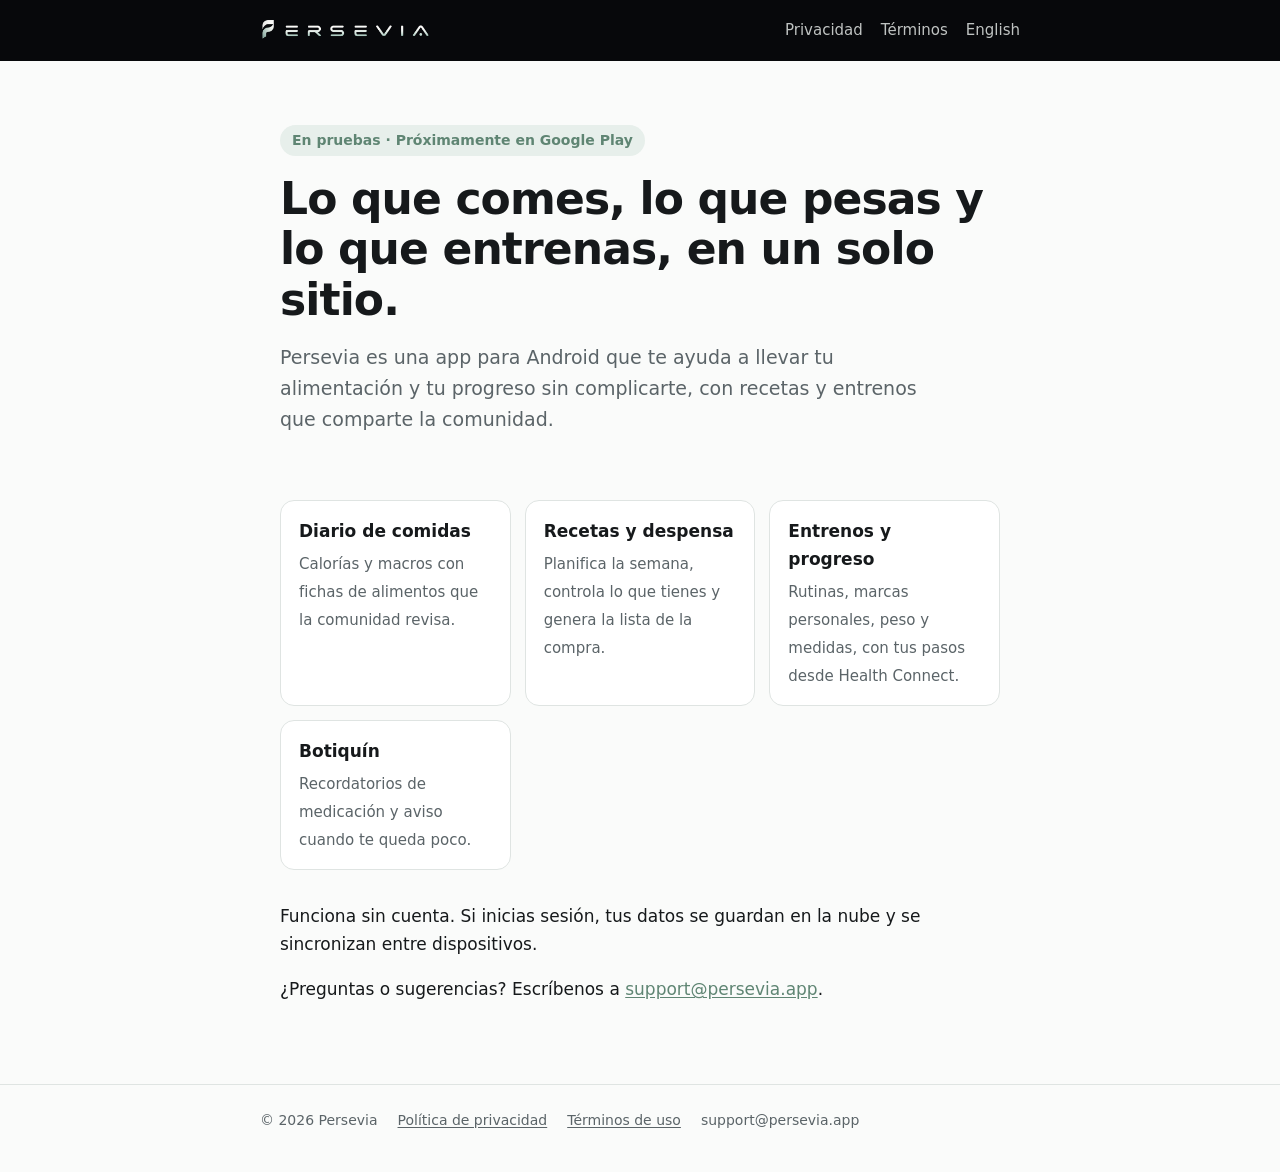
<file: index.html>
<!doctype html>
<html lang="es">
<head>
<meta charset="utf-8">
<meta name="viewport" content="width=device-width, initial-scale=1">
<title>Persevia</title>
<meta name="description" content="Persevia: tu alimentación, tu peso, tus entrenos y tu medicación en una sola app, con recetas compartidas por la comunidad.">
<link rel="icon" href="assets/favicon-32.png" sizes="32x32">
<link rel="apple-touch-icon" href="assets/apple-touch-icon.png">
<link rel="alternate" hreflang="en" href="https://persevia.app/en/">
<link rel="stylesheet" href="assets/style.css">
</head>
<body>
<header class="top"><div class="top-inner">
  <a href="./"><img src="assets/logo.png" alt="Persevia"></a>
  <nav>
    <a href="privacidad/">Privacidad</a>
    <a href="terminos/">Términos</a>
    <a href="en/" hreflang="en" lang="en">English</a>
  </nav>
</div></header>

<main>
  <section class="hero">
    <span class="pill">En pruebas · Próximamente en Google Play</span>
    <h1>Lo que comes, lo que pesas y lo que entrenas, en un solo sitio.</h1>
    <p class="lead">Persevia es una app para Android que te ayuda a llevar tu alimentación y tu progreso sin complicarte, con recetas y entrenos que comparte la comunidad.</p>
  </section>

  <ul class="features">
    <li><strong>Diario de comidas</strong><span>Calorías y macros con fichas de alimentos que la comunidad revisa.</span></li>
    <li><strong>Recetas y despensa</strong><span>Planifica la semana, controla lo que tienes y genera la lista de la compra.</span></li>
    <li><strong>Entrenos y progreso</strong><span>Rutinas, marcas personales, peso y medidas, con tus pasos desde Health Connect.</span></li>
    <li><strong>Botiquín</strong><span>Recordatorios de medicación y aviso cuando te queda poco.</span></li>
  </ul>

  <p>Funciona sin cuenta. Si inicias sesión, tus datos se guardan en la nube y se sincronizan entre dispositivos.</p>
  <p>¿Preguntas o sugerencias? Escríbenos a <a href="mailto:support@persevia.app">support@persevia.app</a>.</p>
</main>

<footer><div class="inner">
  <span>© 2026 Persevia</span>
  <a href="privacidad/">Política de privacidad</a>
  <a href="terminos/">Términos de uso</a>
  <span>support@persevia.app</span>
</div></footer>
</body>
</html>
</file>
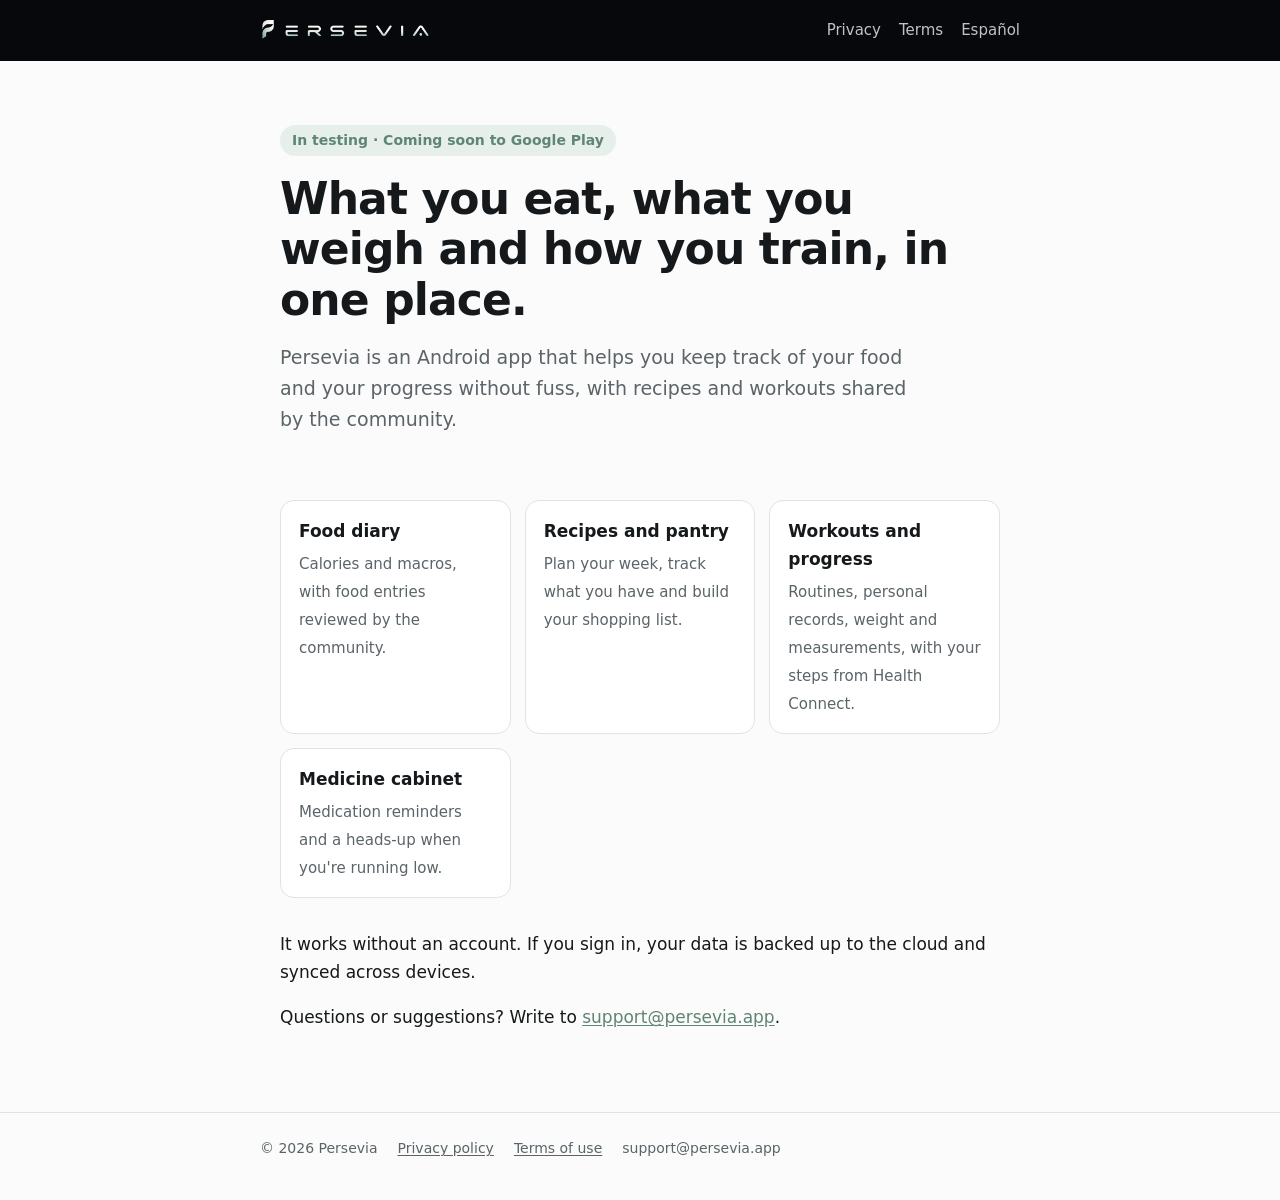
<file: en/index.html>
<!doctype html>
<html lang="en">
<head>
<meta charset="utf-8">
<meta name="viewport" content="width=device-width, initial-scale=1">
<title>Persevia</title>
<meta name="description" content="Persevia: your food, weight, workouts and medication in one app, with recipes shared by the community.">
<link rel="icon" href="../assets/favicon-32.png" sizes="32x32">
<link rel="apple-touch-icon" href="../assets/apple-touch-icon.png">
<link rel="alternate" hreflang="es" href="https://persevia.app/">
<link rel="stylesheet" href="../assets/style.css">
</head>
<body>
<header class="top"><div class="top-inner">
  <a href="./"><img src="../assets/logo.png" alt="Persevia"></a>
  <nav>
    <a href="privacy/">Privacy</a>
    <a href="terms/">Terms</a>
    <a href="../" hreflang="es" lang="es">Español</a>
  </nav>
</div></header>

<main>
  <section class="hero">
    <span class="pill">In testing · Coming soon to Google Play</span>
    <h1>What you eat, what you weigh and how you train, in one place.</h1>
    <p class="lead">Persevia is an Android app that helps you keep track of your food and your progress without fuss, with recipes and workouts shared by the community.</p>
  </section>

  <ul class="features">
    <li><strong>Food diary</strong><span>Calories and macros, with food entries reviewed by the community.</span></li>
    <li><strong>Recipes and pantry</strong><span>Plan your week, track what you have and build your shopping list.</span></li>
    <li><strong>Workouts and progress</strong><span>Routines, personal records, weight and measurements, with your steps from Health Connect.</span></li>
    <li><strong>Medicine cabinet</strong><span>Medication reminders and a heads-up when you're running low.</span></li>
  </ul>

  <p>It works without an account. If you sign in, your data is backed up to the cloud and synced across devices.</p>
  <p>Questions or suggestions? Write to <a href="mailto:support@persevia.app">support@persevia.app</a>.</p>
</main>

<footer><div class="inner">
  <span>© 2026 Persevia</span>
  <a href="privacy/">Privacy policy</a>
  <a href="terms/">Terms of use</a>
  <span>support@persevia.app</span>
</div></footer>
</body>
</html>
</file>
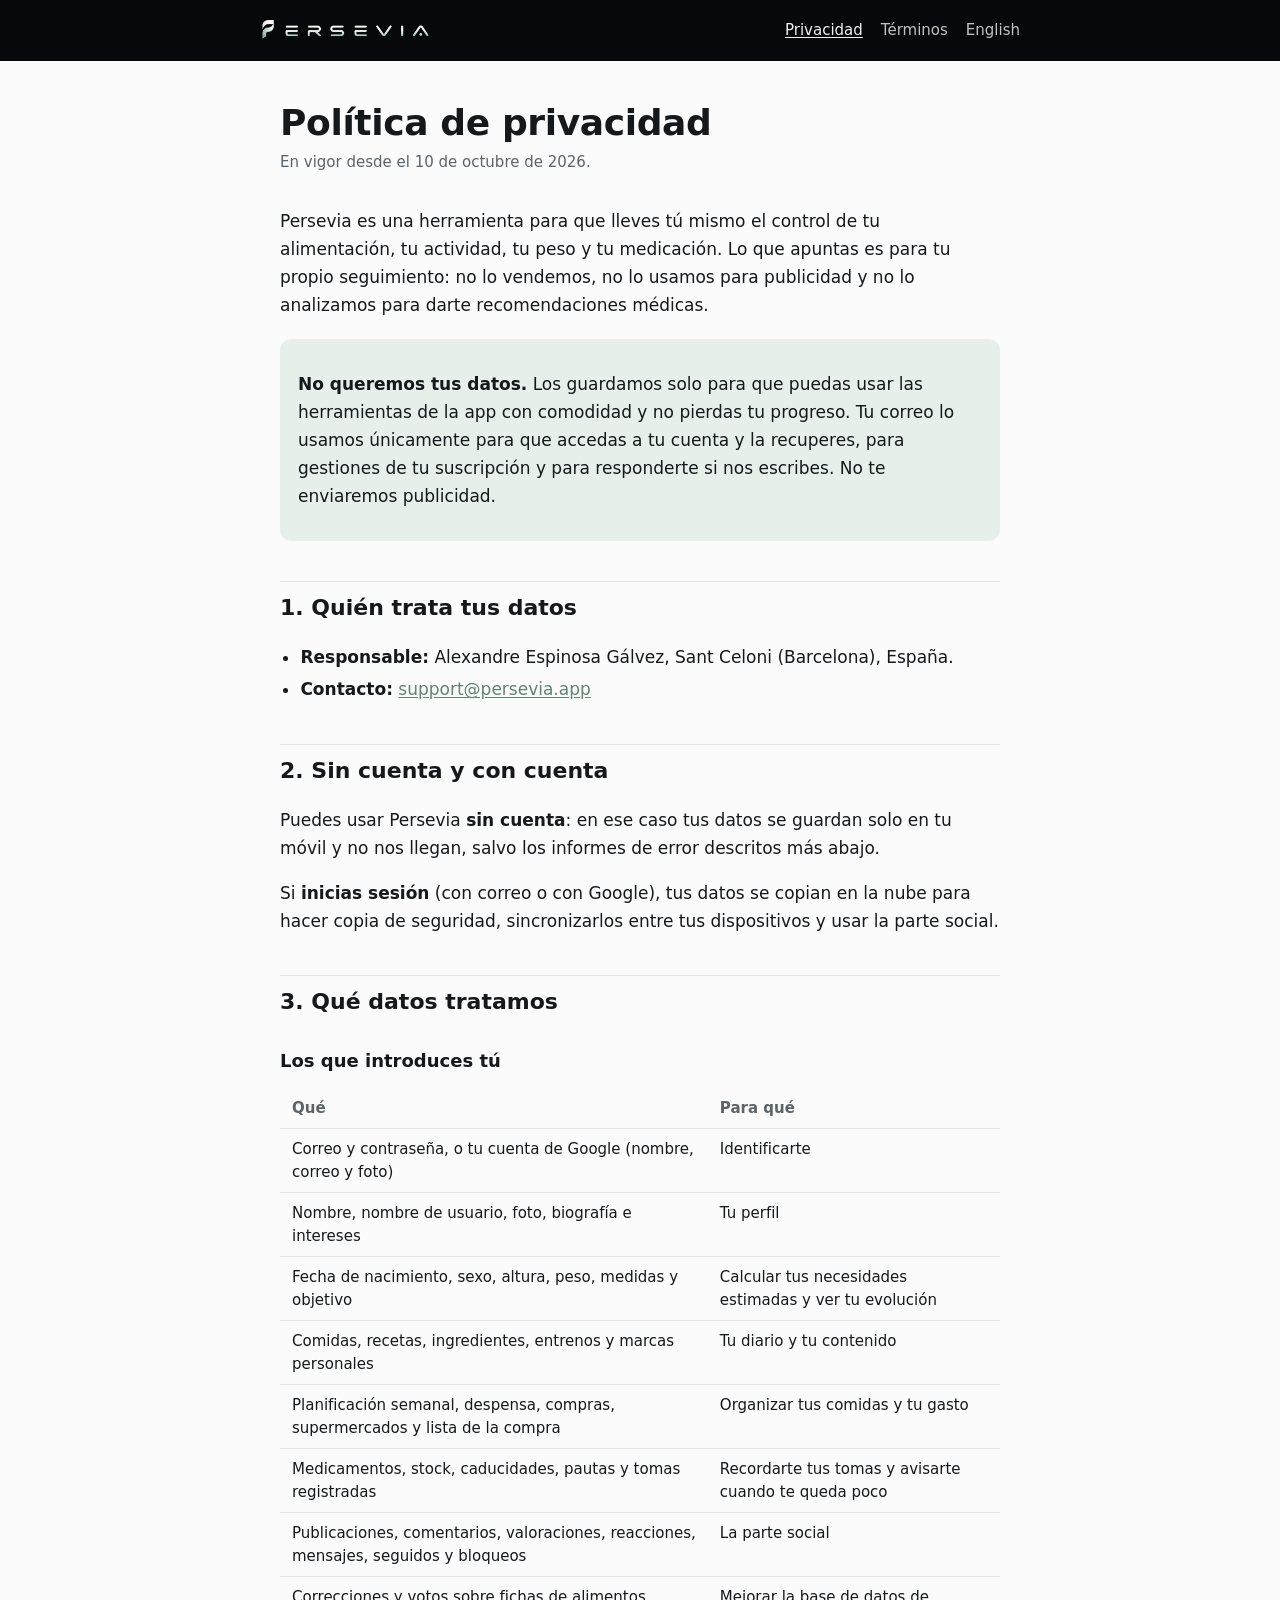
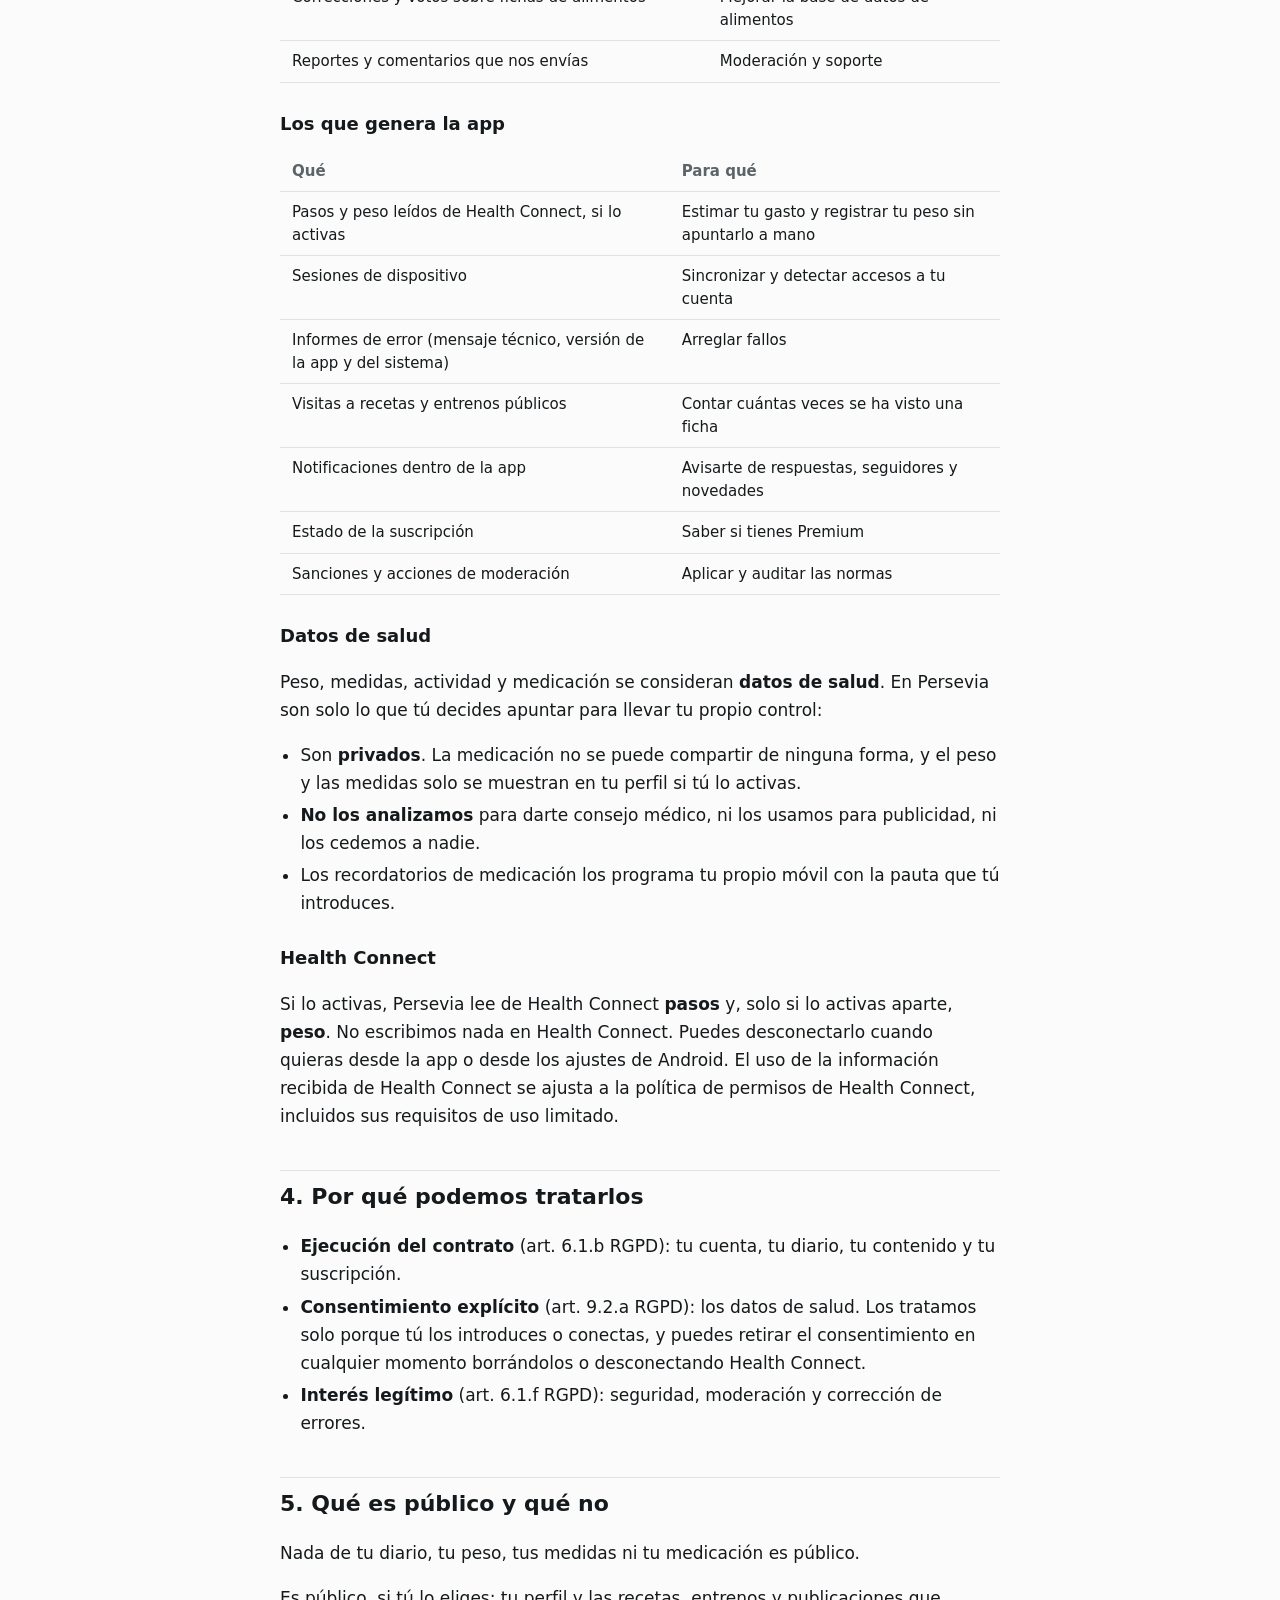
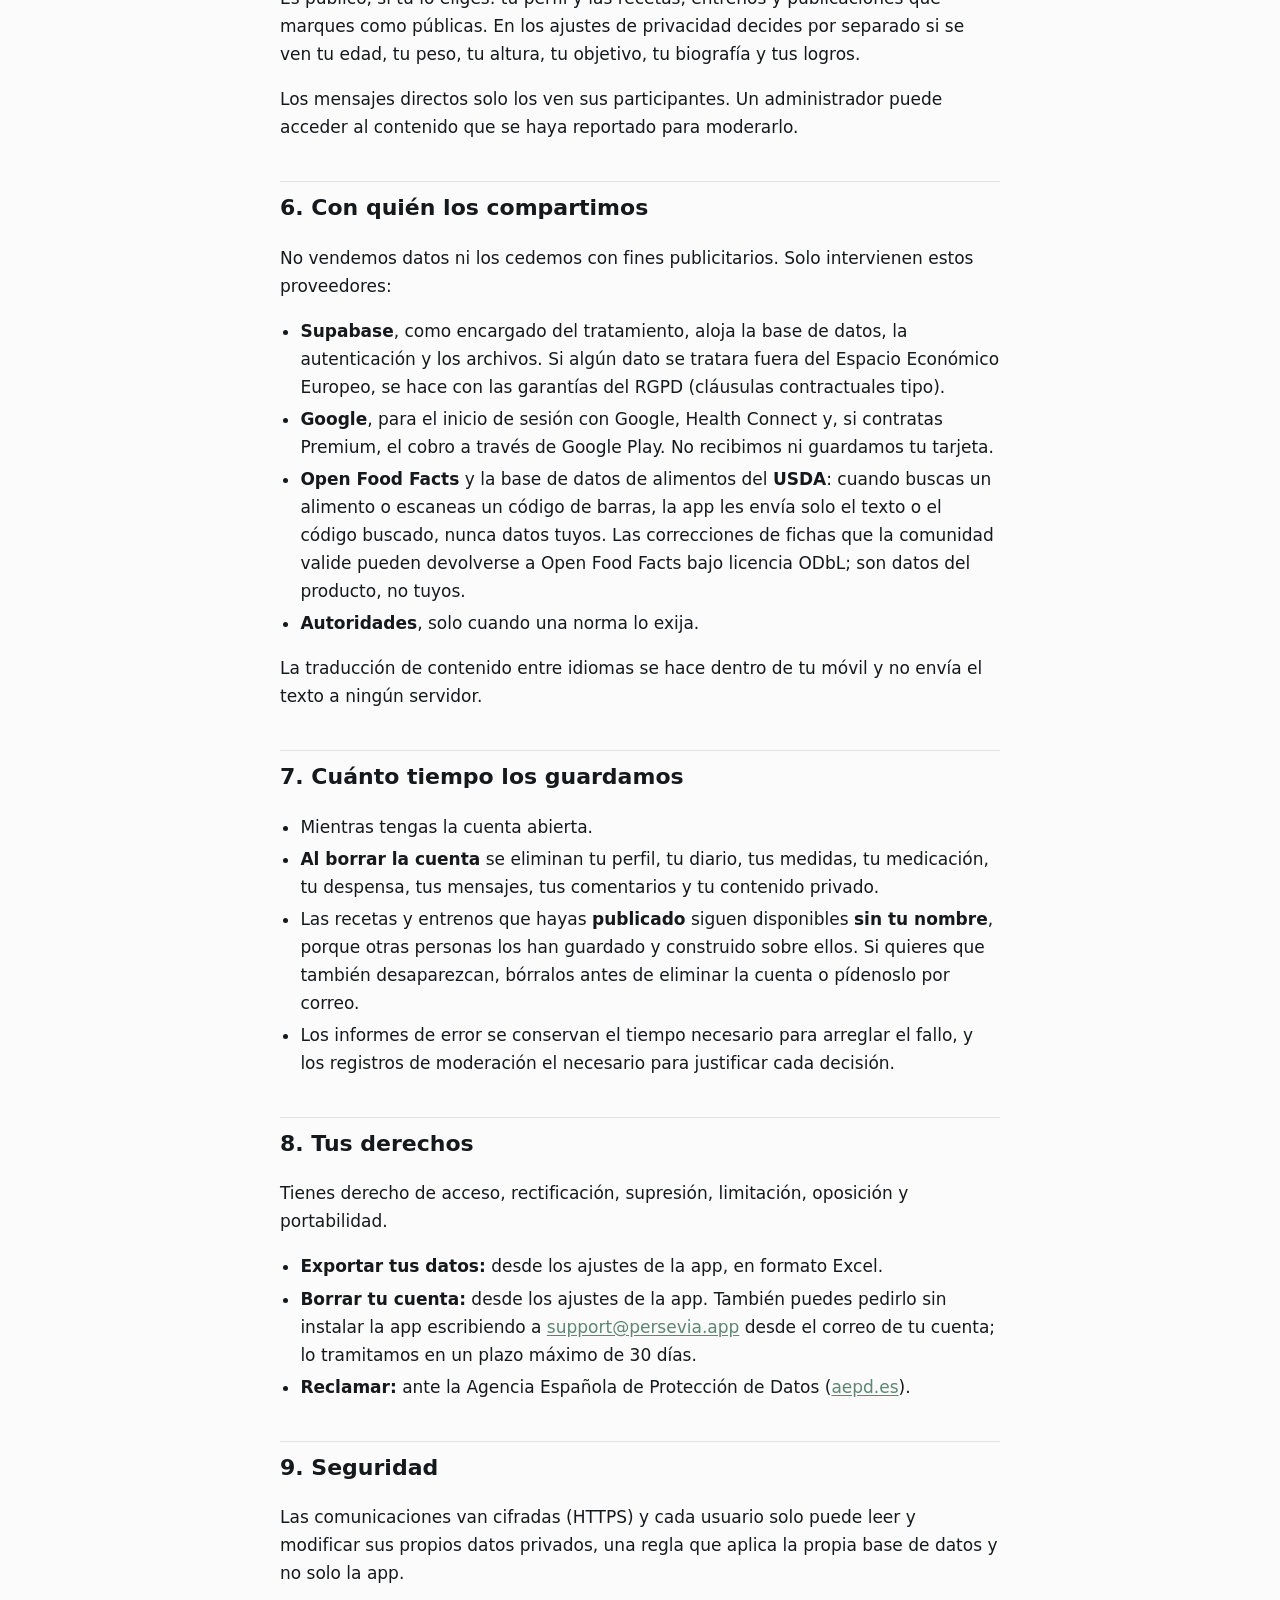
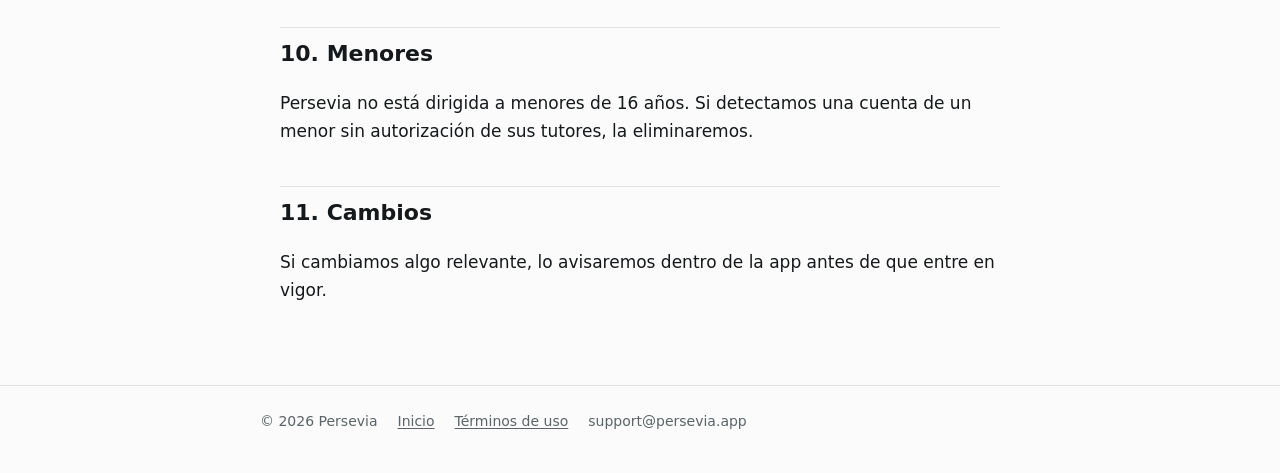
<file: privacidad/index.html>
<!doctype html>
<html lang="es">
<head>
<meta charset="utf-8">
<meta name="viewport" content="width=device-width, initial-scale=1">
<title>Política de privacidad · Persevia</title>
<meta name="description" content="Qué datos trata Persevia, para qué, con quién y cómo ejercer tus derechos.">
<link rel="icon" href="../assets/favicon-32.png" sizes="32x32">
<link rel="apple-touch-icon" href="../assets/apple-touch-icon.png">
<link rel="alternate" hreflang="en" href="https://persevia.app/en/privacy/">
<link rel="stylesheet" href="../assets/style.css">
</head>
<body>
<header class="top"><div class="top-inner">
  <a href="../"><img src="../assets/logo.png" alt="Persevia"></a>
  <nav>
    <a href="./" aria-current="page">Privacidad</a>
    <a href="../terminos/">Términos</a>
    <a href="../en/privacy/" hreflang="en" lang="en">English</a>
  </nav>
</div></header>

<main class="doc">
  <h1>Política de privacidad</h1>
  <p class="meta">En vigor desde el 10 de octubre de 2026.</p>

  <p>Persevia es una herramienta para que lleves tú mismo el control de tu alimentación, tu actividad, tu peso y tu medicación. Lo que apuntas es para tu propio seguimiento: no lo vendemos, no lo usamos para publicidad y no lo analizamos para darte recomendaciones médicas.</p>
  <div class="note">
    <p><strong>No queremos tus datos.</strong> Los guardamos solo para que puedas usar las herramientas de la app con comodidad y no pierdas tu progreso. Tu correo lo usamos únicamente para que accedas a tu cuenta y la recuperes, para gestiones de tu suscripción y para responderte si nos escribes. No te enviaremos publicidad.</p>
  </div>

  <h2>1. Quién trata tus datos</h2>
  <ul>
    <li><strong>Responsable:</strong> Alexandre Espinosa Gálvez, Sant Celoni (Barcelona), España.</li>
    <li><strong>Contacto:</strong> <a href="mailto:support@persevia.app">support@persevia.app</a></li>
  </ul>

  <h2>2. Sin cuenta y con cuenta</h2>
  <p>Puedes usar Persevia <strong>sin cuenta</strong>: en ese caso tus datos se guardan solo en tu móvil y no nos llegan, salvo los informes de error descritos más abajo.</p>
  <p>Si <strong>inicias sesión</strong> (con correo o con Google), tus datos se copian en la nube para hacer copia de seguridad, sincronizarlos entre tus dispositivos y usar la parte social.</p>

  <h2>3. Qué datos tratamos</h2>
  <h3>Los que introduces tú</h3>
  <div class="table-wrap"><table>
    <thead><tr><th>Qué</th><th>Para qué</th></tr></thead>
    <tbody>
      <tr><td>Correo y contraseña, o tu cuenta de Google (nombre, correo y foto)</td><td>Identificarte</td></tr>
      <tr><td>Nombre, nombre de usuario, foto, biografía e intereses</td><td>Tu perfil</td></tr>
      <tr><td>Fecha de nacimiento, sexo, altura, peso, medidas y objetivo</td><td>Calcular tus necesidades estimadas y ver tu evolución</td></tr>
      <tr><td>Comidas, recetas, ingredientes, entrenos y marcas personales</td><td>Tu diario y tu contenido</td></tr>
      <tr><td>Planificación semanal, despensa, compras, supermercados y lista de la compra</td><td>Organizar tus comidas y tu gasto</td></tr>
      <tr><td>Medicamentos, stock, caducidades, pautas y tomas registradas</td><td>Recordarte tus tomas y avisarte cuando te queda poco</td></tr>
      <tr><td>Publicaciones, comentarios, valoraciones, reacciones, mensajes, seguidos y bloqueos</td><td>La parte social</td></tr>
      <tr><td>Correcciones y votos sobre fichas de alimentos</td><td>Mejorar la base de datos de alimentos</td></tr>
      <tr><td>Reportes y comentarios que nos envías</td><td>Moderación y soporte</td></tr>
    </tbody>
  </table></div>

  <h3>Los que genera la app</h3>
  <div class="table-wrap"><table>
    <thead><tr><th>Qué</th><th>Para qué</th></tr></thead>
    <tbody>
      <tr><td>Pasos y peso leídos de Health Connect, si lo activas</td><td>Estimar tu gasto y registrar tu peso sin apuntarlo a mano</td></tr>
      <tr><td>Sesiones de dispositivo</td><td>Sincronizar y detectar accesos a tu cuenta</td></tr>
      <tr><td>Informes de error (mensaje técnico, versión de la app y del sistema)</td><td>Arreglar fallos</td></tr>
      <tr><td>Visitas a recetas y entrenos públicos</td><td>Contar cuántas veces se ha visto una ficha</td></tr>
      <tr><td>Notificaciones dentro de la app</td><td>Avisarte de respuestas, seguidores y novedades</td></tr>
      <tr><td>Estado de la suscripción</td><td>Saber si tienes Premium</td></tr>
      <tr><td>Sanciones y acciones de moderación</td><td>Aplicar y auditar las normas</td></tr>
    </tbody>
  </table></div>

  <h3>Datos de salud</h3>
  <p>Peso, medidas, actividad y medicación se consideran <strong>datos de salud</strong>. En Persevia son solo lo que tú decides apuntar para llevar tu propio control:</p>
  <ul>
    <li>Son <strong>privados</strong>. La medicación no se puede compartir de ninguna forma, y el peso y las medidas solo se muestran en tu perfil si tú lo activas.</li>
    <li><strong>No los analizamos</strong> para darte consejo médico, ni los usamos para publicidad, ni los cedemos a nadie.</li>
    <li>Los recordatorios de medicación los programa tu propio móvil con la pauta que tú introduces.</li>
  </ul>

  <h3>Health Connect</h3>
  <p>Si lo activas, Persevia lee de Health Connect <strong>pasos</strong> y, solo si lo activas aparte, <strong>peso</strong>. No escribimos nada en Health Connect. Puedes desconectarlo cuando quieras desde la app o desde los ajustes de Android. El uso de la información recibida de Health Connect se ajusta a la política de permisos de Health Connect, incluidos sus requisitos de uso limitado.</p>

  <h2>4. Por qué podemos tratarlos</h2>
  <ul>
    <li><strong>Ejecución del contrato</strong> (art. 6.1.b RGPD): tu cuenta, tu diario, tu contenido y tu suscripción.</li>
    <li><strong>Consentimiento explícito</strong> (art. 9.2.a RGPD): los datos de salud. Los tratamos solo porque tú los introduces o conectas, y puedes retirar el consentimiento en cualquier momento borrándolos o desconectando Health Connect.</li>
    <li><strong>Interés legítimo</strong> (art. 6.1.f RGPD): seguridad, moderación y corrección de errores.</li>
  </ul>

  <h2>5. Qué es público y qué no</h2>
  <p>Nada de tu diario, tu peso, tus medidas ni tu medicación es público.</p>
  <p>Es público, si tú lo eliges: tu perfil y las recetas, entrenos y publicaciones que marques como públicas. En los ajustes de privacidad decides por separado si se ven tu edad, tu peso, tu altura, tu objetivo, tu biografía y tus logros.</p>
  <p>Los mensajes directos solo los ven sus participantes. Un administrador puede acceder al contenido que se haya reportado para moderarlo.</p>

  <h2>6. Con quién los compartimos</h2>
  <p>No vendemos datos ni los cedemos con fines publicitarios. Solo intervienen estos proveedores:</p>
  <ul>
    <li><strong>Supabase</strong>, como encargado del tratamiento, aloja la base de datos, la autenticación y los archivos. Si algún dato se tratara fuera del Espacio Económico Europeo, se hace con las garantías del RGPD (cláusulas contractuales tipo).</li>
    <li><strong>Google</strong>, para el inicio de sesión con Google, Health Connect y, si contratas Premium, el cobro a través de Google Play. No recibimos ni guardamos tu tarjeta.</li>
    <li><strong>Open Food Facts</strong> y la base de datos de alimentos del <strong>USDA</strong>: cuando buscas un alimento o escaneas un código de barras, la app les envía solo el texto o el código buscado, nunca datos tuyos. Las correcciones de fichas que la comunidad valide pueden devolverse a Open Food Facts bajo licencia ODbL; son datos del producto, no tuyos.</li>
    <li><strong>Autoridades</strong>, solo cuando una norma lo exija.</li>
  </ul>
  <p>La traducción de contenido entre idiomas se hace dentro de tu móvil y no envía el texto a ningún servidor.</p>

  <h2>7. Cuánto tiempo los guardamos</h2>
  <ul>
    <li>Mientras tengas la cuenta abierta.</li>
    <li><strong>Al borrar la cuenta</strong> se eliminan tu perfil, tu diario, tus medidas, tu medicación, tu despensa, tus mensajes, tus comentarios y tu contenido privado.</li>
    <li>Las recetas y entrenos que hayas <strong>publicado</strong> siguen disponibles <strong>sin tu nombre</strong>, porque otras personas los han guardado y construido sobre ellos. Si quieres que también desaparezcan, bórralos antes de eliminar la cuenta o pídenoslo por correo.</li>
    <li>Los informes de error se conservan el tiempo necesario para arreglar el fallo, y los registros de moderación el necesario para justificar cada decisión.</li>
  </ul>

  <h2>8. Tus derechos</h2>
  <p>Tienes derecho de acceso, rectificación, supresión, limitación, oposición y portabilidad.</p>
  <ul>
    <li><strong>Exportar tus datos:</strong> desde los ajustes de la app, en formato Excel.</li>
    <li><strong>Borrar tu cuenta:</strong> desde los ajustes de la app. También puedes pedirlo sin instalar la app escribiendo a <a href="mailto:support@persevia.app">support@persevia.app</a> desde el correo de tu cuenta; lo tramitamos en un plazo máximo de 30 días.</li>
    <li><strong>Reclamar:</strong> ante la Agencia Española de Protección de Datos (<a href="https://www.aepd.es">aepd.es</a>).</li>
  </ul>

  <h2>9. Seguridad</h2>
  <p>Las comunicaciones van cifradas (HTTPS) y cada usuario solo puede leer y modificar sus propios datos privados, una regla que aplica la propia base de datos y no solo la app.</p>

  <h2>10. Menores</h2>
  <p>Persevia no está dirigida a menores de 16 años. Si detectamos una cuenta de un menor sin autorización de sus tutores, la eliminaremos.</p>

  <h2>11. Cambios</h2>
  <p>Si cambiamos algo relevante, lo avisaremos dentro de la app antes de que entre en vigor.</p>
</main>

<footer><div class="inner">
  <span>© 2026 Persevia</span>
  <a href="../">Inicio</a>
  <a href="../terminos/">Términos de uso</a>
  <span>support@persevia.app</span>
</div></footer>
</body>
</html>
</file>
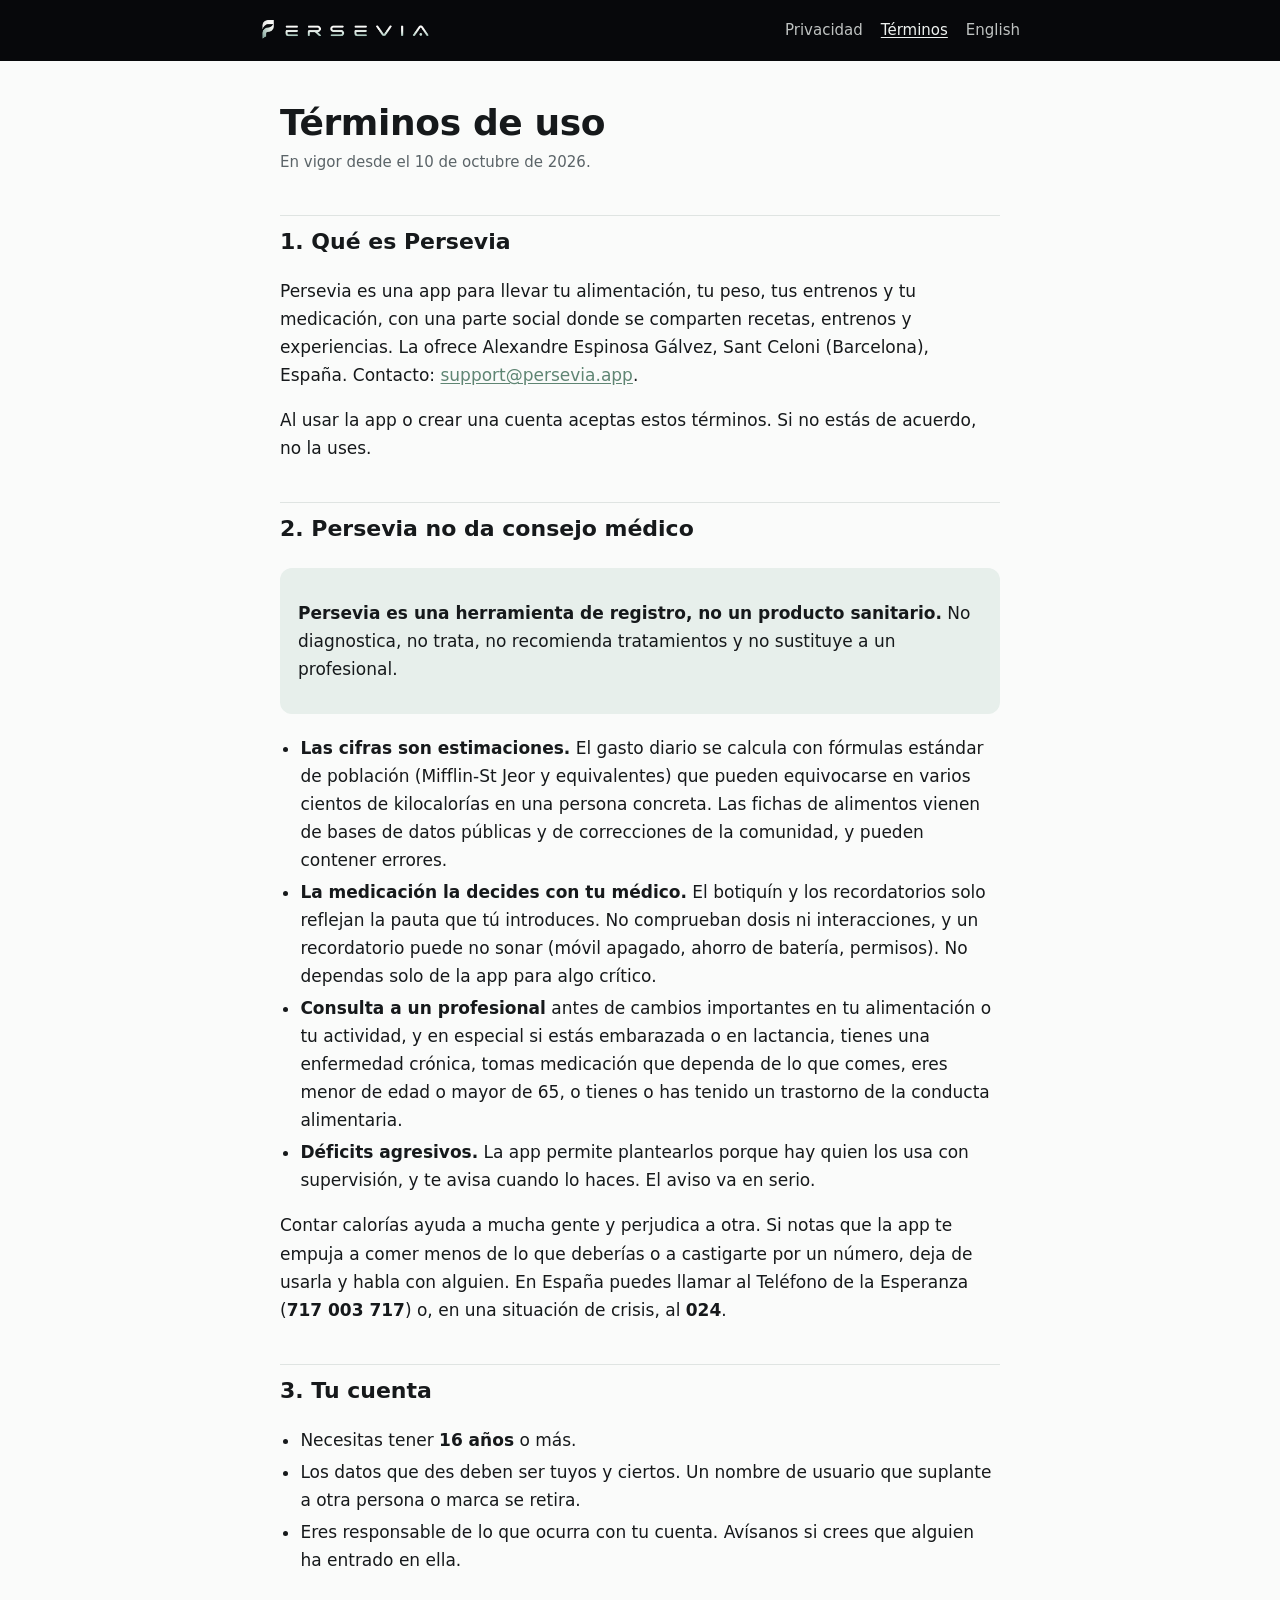
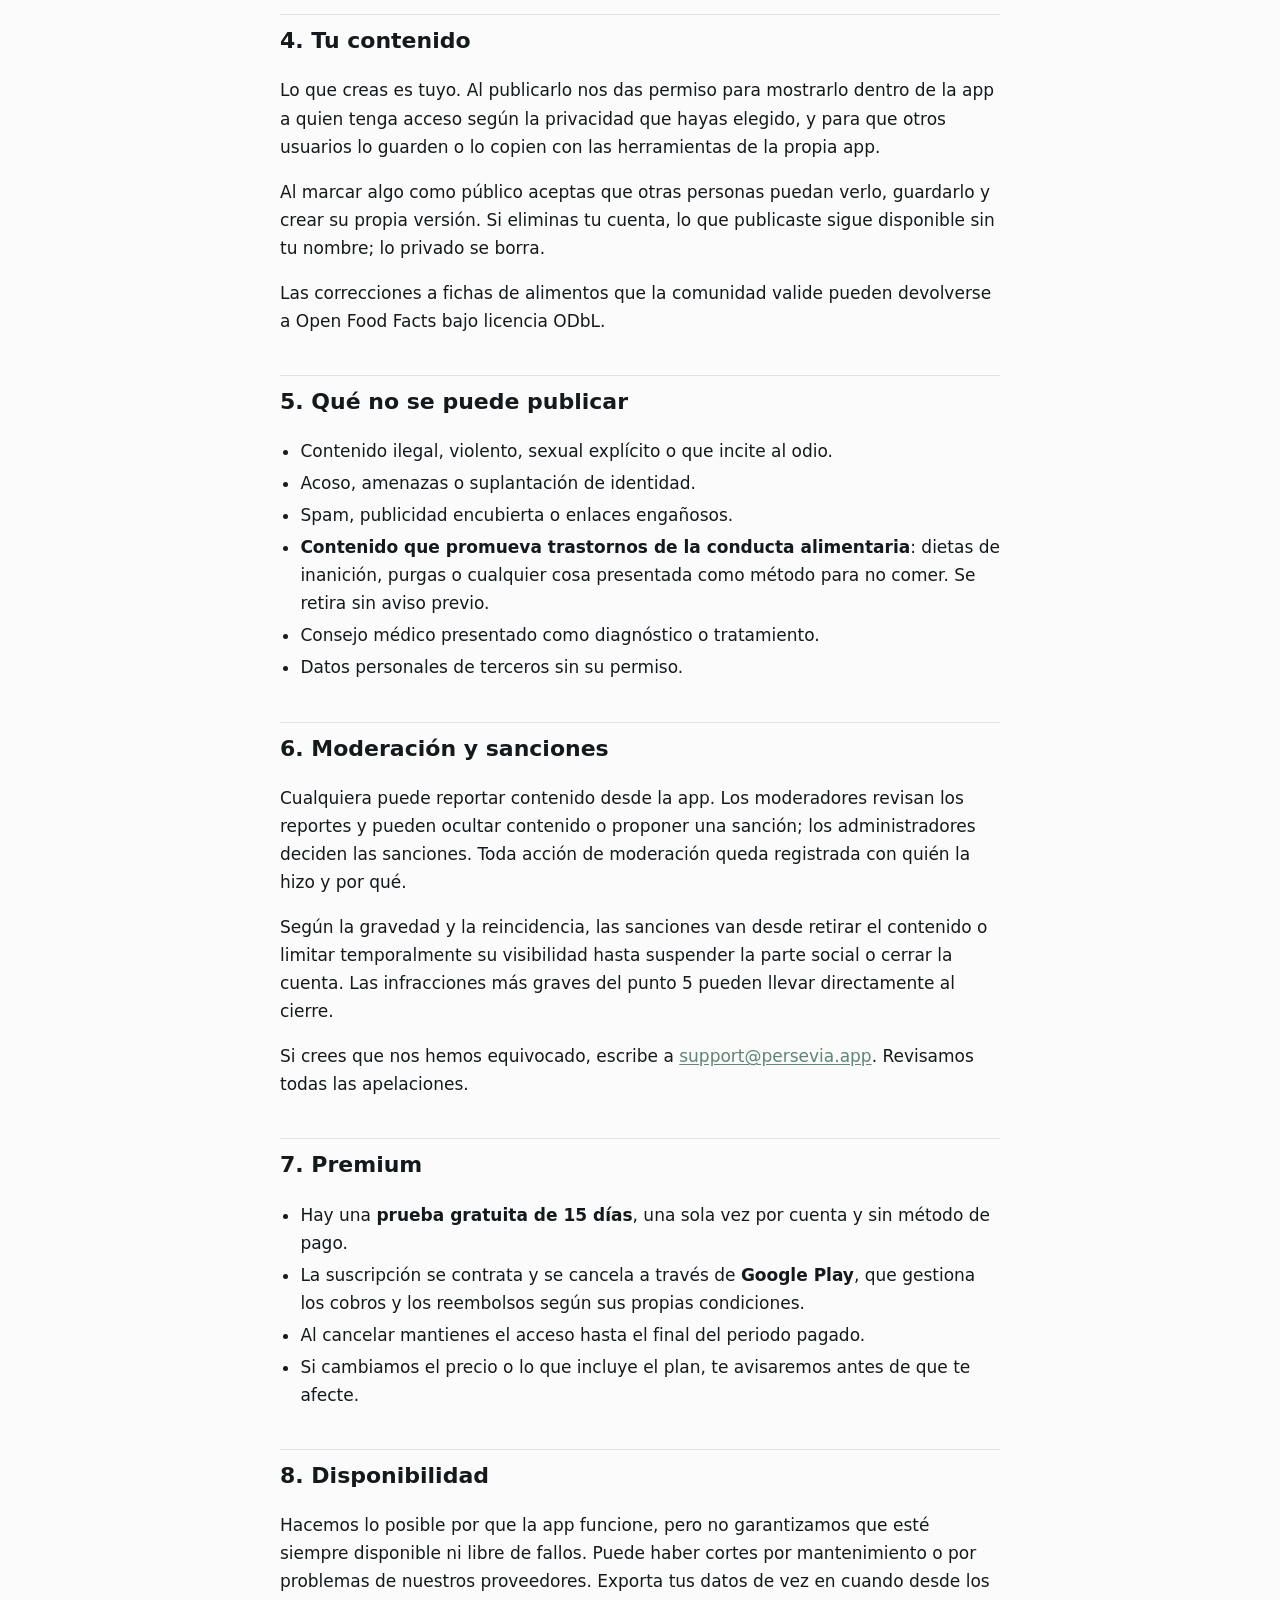
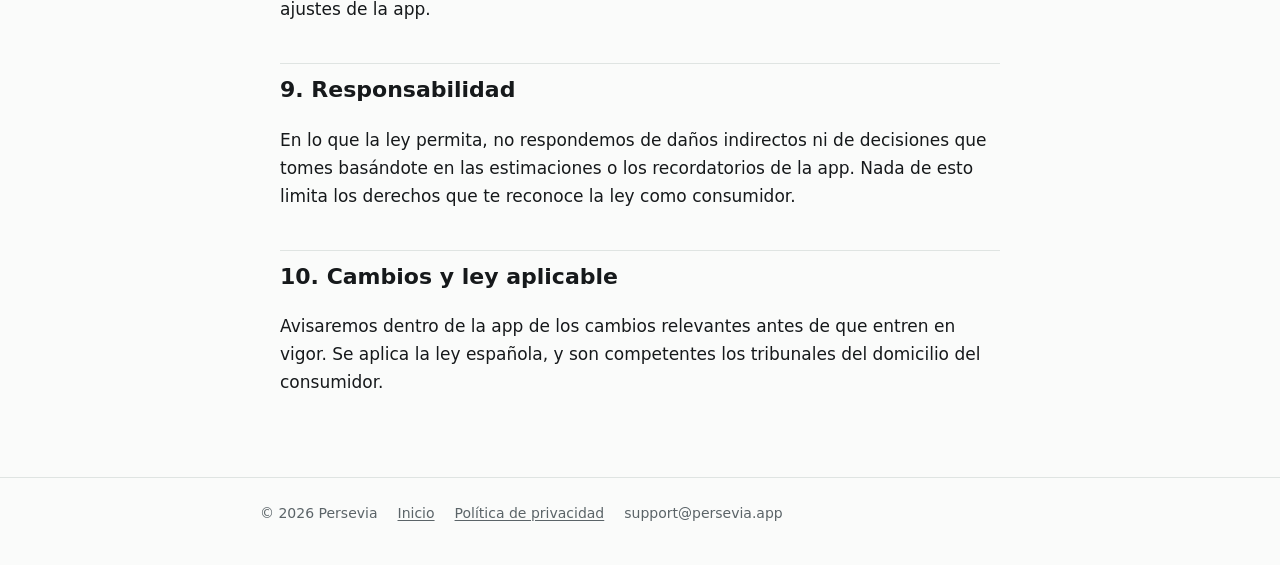
<file: terminos/index.html>
<!doctype html>
<html lang="es">
<head>
<meta charset="utf-8">
<meta name="viewport" content="width=device-width, initial-scale=1">
<title>Términos de uso · Persevia</title>
<meta name="description" content="Condiciones de uso de Persevia, normas de la comunidad y aviso de salud.">
<link rel="icon" href="../assets/favicon-32.png" sizes="32x32">
<link rel="apple-touch-icon" href="../assets/apple-touch-icon.png">
<link rel="alternate" hreflang="en" href="https://persevia.app/en/terms/">
<link rel="stylesheet" href="../assets/style.css">
</head>
<body>
<header class="top"><div class="top-inner">
  <a href="../"><img src="../assets/logo.png" alt="Persevia"></a>
  <nav>
    <a href="../privacidad/">Privacidad</a>
    <a href="./" aria-current="page">Términos</a>
    <a href="../en/terms/" hreflang="en" lang="en">English</a>
  </nav>
</div></header>

<main class="doc">
  <h1>Términos de uso</h1>
  <p class="meta">En vigor desde el 10 de octubre de 2026.</p>

  <h2>1. Qué es Persevia</h2>
  <p>Persevia es una app para llevar tu alimentación, tu peso, tus entrenos y tu medicación, con una parte social donde se comparten recetas, entrenos y experiencias. La ofrece Alexandre Espinosa Gálvez, Sant Celoni (Barcelona), España. Contacto: <a href="mailto:support@persevia.app">support@persevia.app</a>.</p>
  <p>Al usar la app o crear una cuenta aceptas estos términos. Si no estás de acuerdo, no la uses.</p>

  <h2>2. Persevia no da consejo médico</h2>
  <div class="note">
    <p><strong>Persevia es una herramienta de registro, no un producto sanitario.</strong> No diagnostica, no trata, no recomienda tratamientos y no sustituye a un profesional.</p>
  </div>
  <ul>
    <li><strong>Las cifras son estimaciones.</strong> El gasto diario se calcula con fórmulas estándar de población (Mifflin-St Jeor y equivalentes) que pueden equivocarse en varios cientos de kilocalorías en una persona concreta. Las fichas de alimentos vienen de bases de datos públicas y de correcciones de la comunidad, y pueden contener errores.</li>
    <li><strong>La medicación la decides con tu médico.</strong> El botiquín y los recordatorios solo reflejan la pauta que tú introduces. No comprueban dosis ni interacciones, y un recordatorio puede no sonar (móvil apagado, ahorro de batería, permisos). No dependas solo de la app para algo crítico.</li>
    <li><strong>Consulta a un profesional</strong> antes de cambios importantes en tu alimentación o tu actividad, y en especial si estás embarazada o en lactancia, tienes una enfermedad crónica, tomas medicación que dependa de lo que comes, eres menor de edad o mayor de 65, o tienes o has tenido un trastorno de la conducta alimentaria.</li>
    <li><strong>Déficits agresivos.</strong> La app permite plantearlos porque hay quien los usa con supervisión, y te avisa cuando lo haces. El aviso va en serio.</li>
  </ul>
  <p>Contar calorías ayuda a mucha gente y perjudica a otra. Si notas que la app te empuja a comer menos de lo que deberías o a castigarte por un número, deja de usarla y habla con alguien. En España puedes llamar al Teléfono de la Esperanza (<strong>717 003 717</strong>) o, en una situación de crisis, al <strong>024</strong>.</p>

  <h2>3. Tu cuenta</h2>
  <ul>
    <li>Necesitas tener <strong>16 años</strong> o más.</li>
    <li>Los datos que des deben ser tuyos y ciertos. Un nombre de usuario que suplante a otra persona o marca se retira.</li>
    <li>Eres responsable de lo que ocurra con tu cuenta. Avísanos si crees que alguien ha entrado en ella.</li>
  </ul>

  <h2>4. Tu contenido</h2>
  <p>Lo que creas es tuyo. Al publicarlo nos das permiso para mostrarlo dentro de la app a quien tenga acceso según la privacidad que hayas elegido, y para que otros usuarios lo guarden o lo copien con las herramientas de la propia app.</p>
  <p>Al marcar algo como público aceptas que otras personas puedan verlo, guardarlo y crear su propia versión. Si eliminas tu cuenta, lo que publicaste sigue disponible sin tu nombre; lo privado se borra.</p>
  <p>Las correcciones a fichas de alimentos que la comunidad valide pueden devolverse a Open Food Facts bajo licencia ODbL.</p>

  <h2>5. Qué no se puede publicar</h2>
  <ul>
    <li>Contenido ilegal, violento, sexual explícito o que incite al odio.</li>
    <li>Acoso, amenazas o suplantación de identidad.</li>
    <li>Spam, publicidad encubierta o enlaces engañosos.</li>
    <li><strong>Contenido que promueva trastornos de la conducta alimentaria</strong>: dietas de inanición, purgas o cualquier cosa presentada como método para no comer. Se retira sin aviso previo.</li>
    <li>Consejo médico presentado como diagnóstico o tratamiento.</li>
    <li>Datos personales de terceros sin su permiso.</li>
  </ul>

  <h2>6. Moderación y sanciones</h2>
  <p>Cualquiera puede reportar contenido desde la app. Los moderadores revisan los reportes y pueden ocultar contenido o proponer una sanción; los administradores deciden las sanciones. Toda acción de moderación queda registrada con quién la hizo y por qué.</p>
  <p>Según la gravedad y la reincidencia, las sanciones van desde retirar el contenido o limitar temporalmente su visibilidad hasta suspender la parte social o cerrar la cuenta. Las infracciones más graves del punto 5 pueden llevar directamente al cierre.</p>
  <p>Si crees que nos hemos equivocado, escribe a <a href="mailto:support@persevia.app">support@persevia.app</a>. Revisamos todas las apelaciones.</p>

  <h2>7. Premium</h2>
  <ul>
    <li>Hay una <strong>prueba gratuita de 15 días</strong>, una sola vez por cuenta y sin método de pago.</li>
    <li>La suscripción se contrata y se cancela a través de <strong>Google Play</strong>, que gestiona los cobros y los reembolsos según sus propias condiciones.</li>
    <li>Al cancelar mantienes el acceso hasta el final del periodo pagado.</li>
    <li>Si cambiamos el precio o lo que incluye el plan, te avisaremos antes de que te afecte.</li>
  </ul>

  <h2>8. Disponibilidad</h2>
  <p>Hacemos lo posible por que la app funcione, pero no garantizamos que esté siempre disponible ni libre de fallos. Puede haber cortes por mantenimiento o por problemas de nuestros proveedores. Exporta tus datos de vez en cuando desde los ajustes de la app.</p>

  <h2>9. Responsabilidad</h2>
  <p>En lo que la ley permita, no respondemos de daños indirectos ni de decisiones que tomes basándote en las estimaciones o los recordatorios de la app. Nada de esto limita los derechos que te reconoce la ley como consumidor.</p>

  <h2>10. Cambios y ley aplicable</h2>
  <p>Avisaremos dentro de la app de los cambios relevantes antes de que entren en vigor. Se aplica la ley española, y son competentes los tribunales del domicilio del consumidor.</p>
</main>

<footer><div class="inner">
  <span>© 2026 Persevia</span>
  <a href="../">Inicio</a>
  <a href="../privacidad/">Política de privacidad</a>
  <span>support@persevia.app</span>
</div></footer>
</body>
</html>
</file>
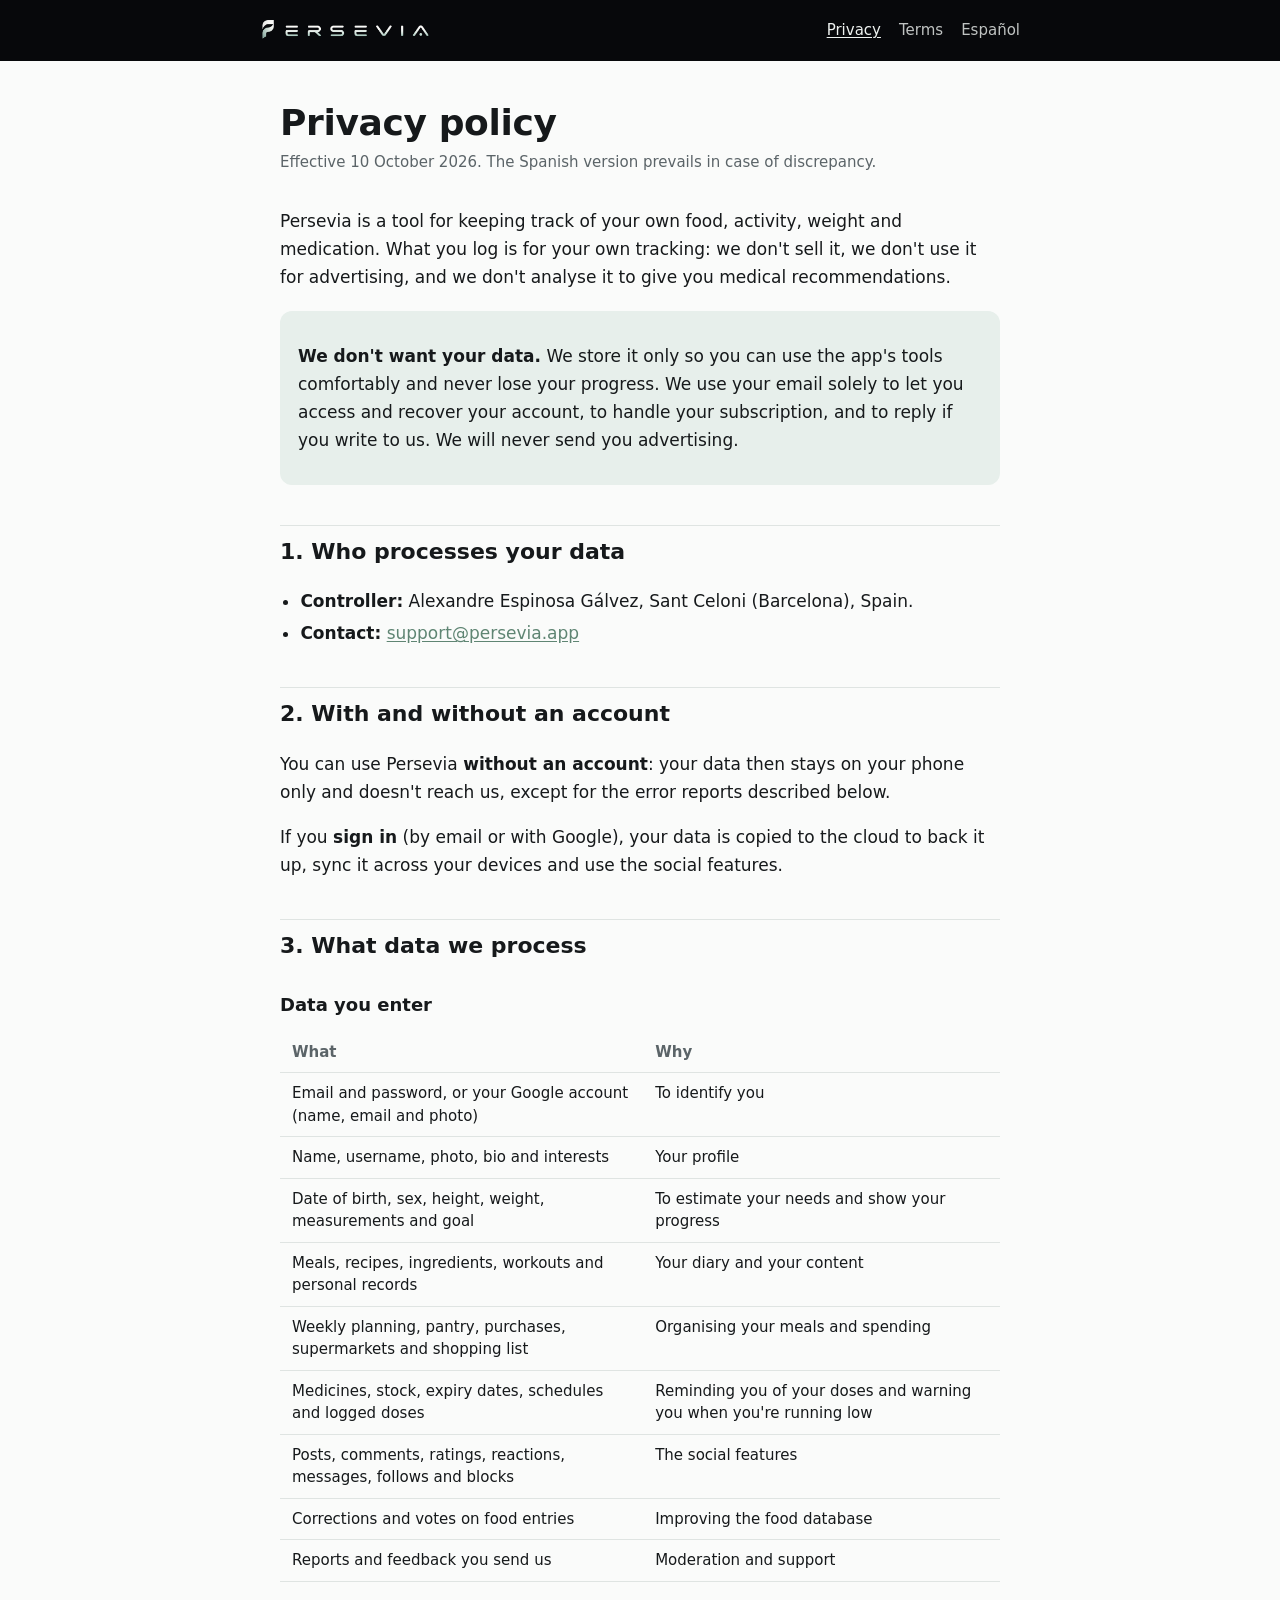
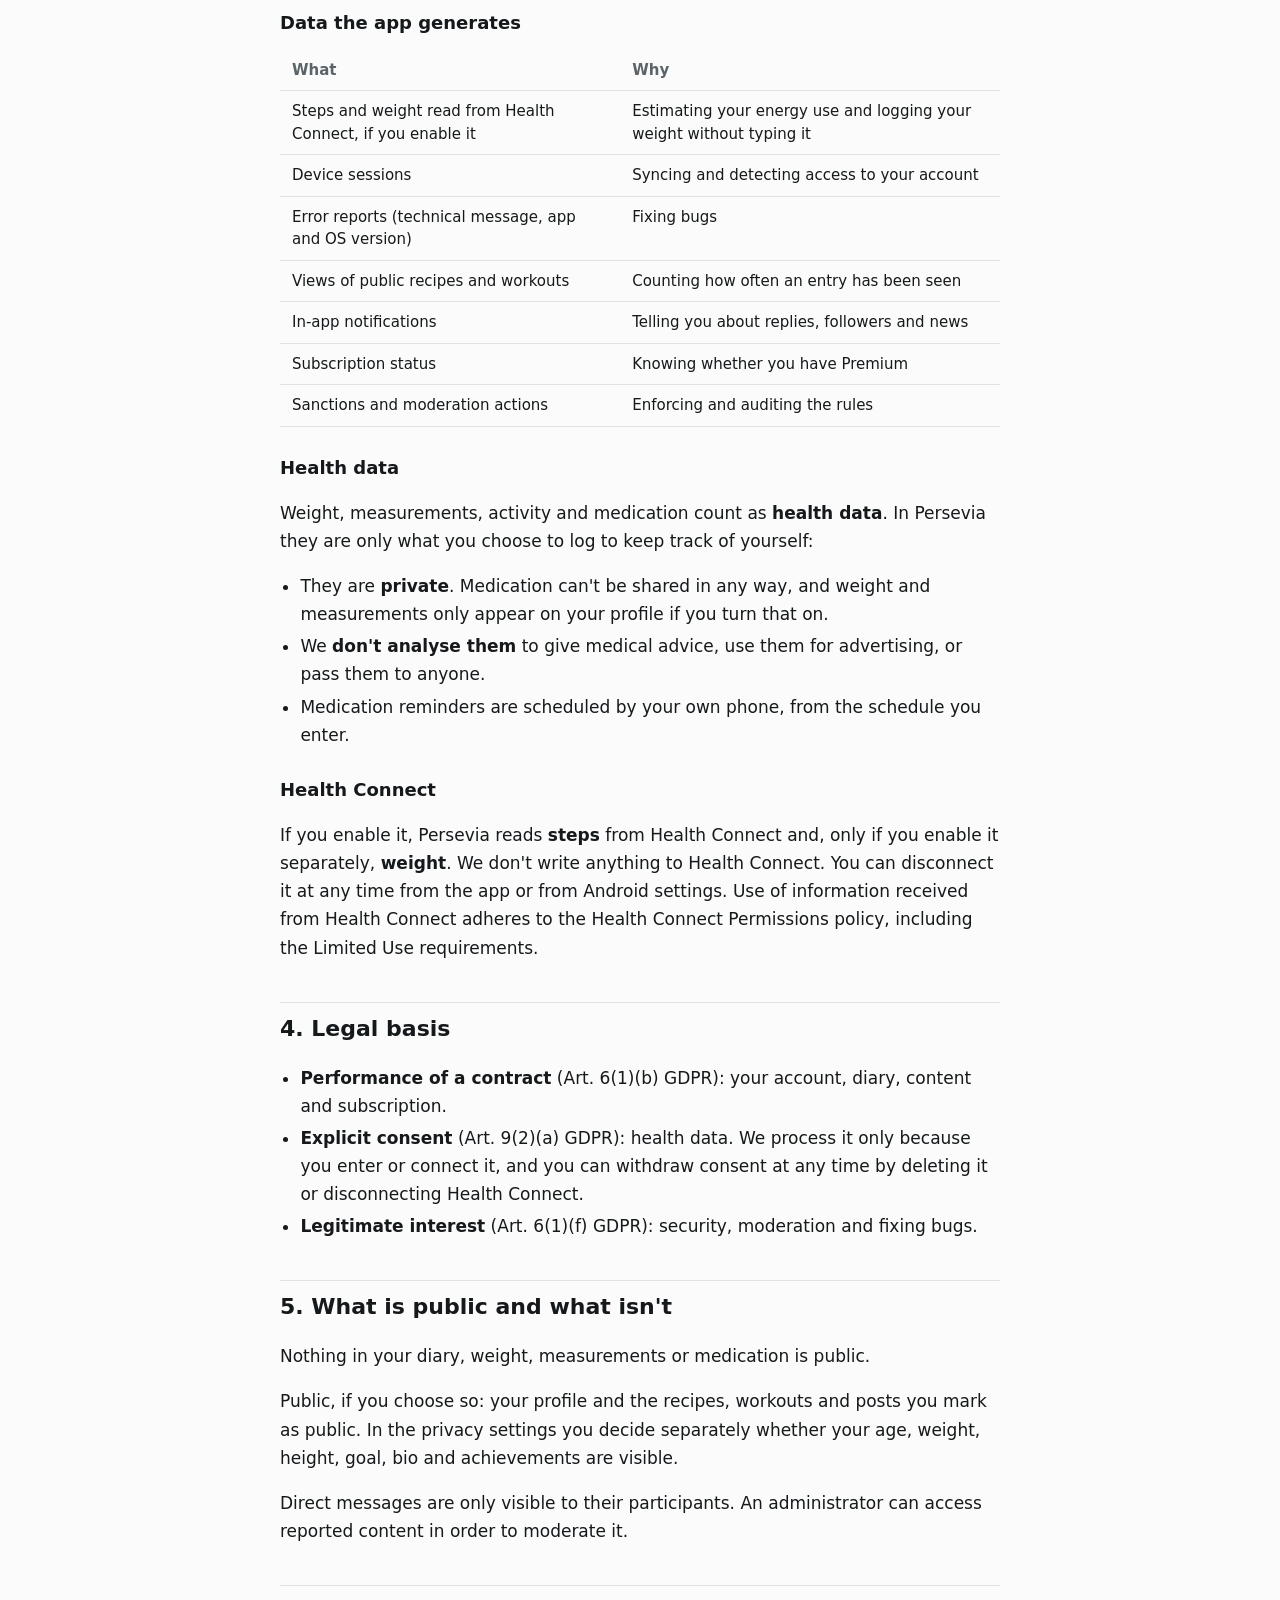
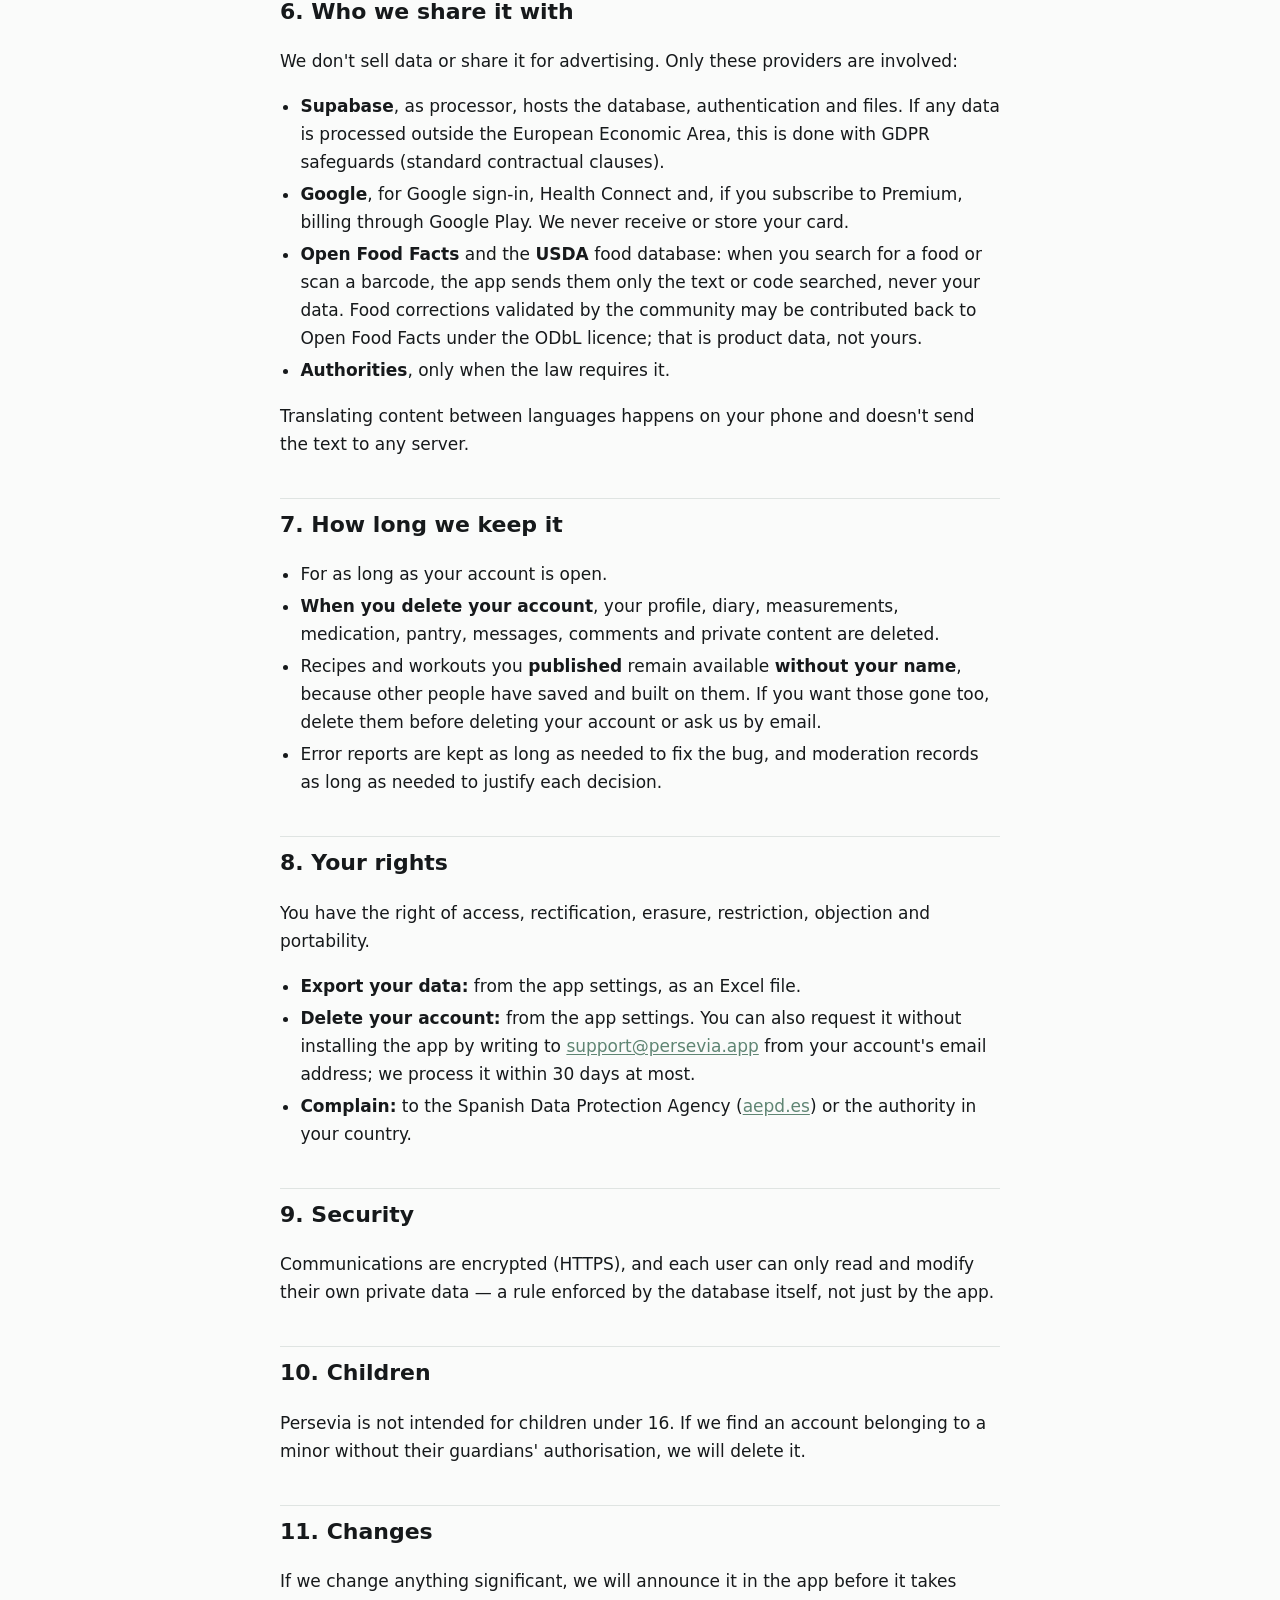
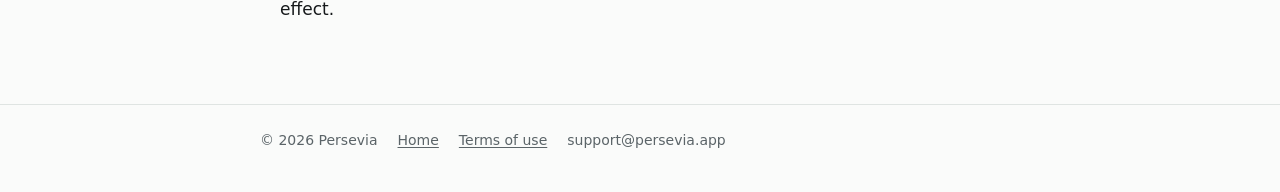
<file: en/privacy/index.html>
<!doctype html>
<html lang="en">
<head>
<meta charset="utf-8">
<meta name="viewport" content="width=device-width, initial-scale=1">
<title>Privacy policy · Persevia</title>
<meta name="description" content="What data Persevia processes, why, with whom, and how to exercise your rights.">
<link rel="icon" href="../../assets/favicon-32.png" sizes="32x32">
<link rel="apple-touch-icon" href="../../assets/apple-touch-icon.png">
<link rel="alternate" hreflang="es" href="https://persevia.app/privacidad/">
<link rel="stylesheet" href="../../assets/style.css">
</head>
<body>
<header class="top"><div class="top-inner">
  <a href="../"><img src="../../assets/logo.png" alt="Persevia"></a>
  <nav>
    <a href="./" aria-current="page">Privacy</a>
    <a href="../terms/">Terms</a>
    <a href="../../privacidad/" hreflang="es" lang="es">Español</a>
  </nav>
</div></header>

<main class="doc">
  <h1>Privacy policy</h1>
  <p class="meta">Effective 10 October 2026. The Spanish version prevails in case of discrepancy.</p>

  <p>Persevia is a tool for keeping track of your own food, activity, weight and medication. What you log is for your own tracking: we don't sell it, we don't use it for advertising, and we don't analyse it to give you medical recommendations.</p>
  <div class="note">
    <p><strong>We don't want your data.</strong> We store it only so you can use the app's tools comfortably and never lose your progress. We use your email solely to let you access and recover your account, to handle your subscription, and to reply if you write to us. We will never send you advertising.</p>
  </div>

  <h2>1. Who processes your data</h2>
  <ul>
    <li><strong>Controller:</strong> Alexandre Espinosa Gálvez, Sant Celoni (Barcelona), Spain.</li>
    <li><strong>Contact:</strong> <a href="mailto:support@persevia.app">support@persevia.app</a></li>
  </ul>

  <h2>2. With and without an account</h2>
  <p>You can use Persevia <strong>without an account</strong>: your data then stays on your phone only and doesn't reach us, except for the error reports described below.</p>
  <p>If you <strong>sign in</strong> (by email or with Google), your data is copied to the cloud to back it up, sync it across your devices and use the social features.</p>

  <h2>3. What data we process</h2>
  <h3>Data you enter</h3>
  <div class="table-wrap"><table>
    <thead><tr><th>What</th><th>Why</th></tr></thead>
    <tbody>
      <tr><td>Email and password, or your Google account (name, email and photo)</td><td>To identify you</td></tr>
      <tr><td>Name, username, photo, bio and interests</td><td>Your profile</td></tr>
      <tr><td>Date of birth, sex, height, weight, measurements and goal</td><td>To estimate your needs and show your progress</td></tr>
      <tr><td>Meals, recipes, ingredients, workouts and personal records</td><td>Your diary and your content</td></tr>
      <tr><td>Weekly planning, pantry, purchases, supermarkets and shopping list</td><td>Organising your meals and spending</td></tr>
      <tr><td>Medicines, stock, expiry dates, schedules and logged doses</td><td>Reminding you of your doses and warning you when you're running low</td></tr>
      <tr><td>Posts, comments, ratings, reactions, messages, follows and blocks</td><td>The social features</td></tr>
      <tr><td>Corrections and votes on food entries</td><td>Improving the food database</td></tr>
      <tr><td>Reports and feedback you send us</td><td>Moderation and support</td></tr>
    </tbody>
  </table></div>

  <h3>Data the app generates</h3>
  <div class="table-wrap"><table>
    <thead><tr><th>What</th><th>Why</th></tr></thead>
    <tbody>
      <tr><td>Steps and weight read from Health Connect, if you enable it</td><td>Estimating your energy use and logging your weight without typing it</td></tr>
      <tr><td>Device sessions</td><td>Syncing and detecting access to your account</td></tr>
      <tr><td>Error reports (technical message, app and OS version)</td><td>Fixing bugs</td></tr>
      <tr><td>Views of public recipes and workouts</td><td>Counting how often an entry has been seen</td></tr>
      <tr><td>In-app notifications</td><td>Telling you about replies, followers and news</td></tr>
      <tr><td>Subscription status</td><td>Knowing whether you have Premium</td></tr>
      <tr><td>Sanctions and moderation actions</td><td>Enforcing and auditing the rules</td></tr>
    </tbody>
  </table></div>

  <h3>Health data</h3>
  <p>Weight, measurements, activity and medication count as <strong>health data</strong>. In Persevia they are only what you choose to log to keep track of yourself:</p>
  <ul>
    <li>They are <strong>private</strong>. Medication can't be shared in any way, and weight and measurements only appear on your profile if you turn that on.</li>
    <li>We <strong>don't analyse them</strong> to give medical advice, use them for advertising, or pass them to anyone.</li>
    <li>Medication reminders are scheduled by your own phone, from the schedule you enter.</li>
  </ul>

  <h3>Health Connect</h3>
  <p>If you enable it, Persevia reads <strong>steps</strong> from Health Connect and, only if you enable it separately, <strong>weight</strong>. We don't write anything to Health Connect. You can disconnect it at any time from the app or from Android settings. Use of information received from Health Connect adheres to the Health Connect Permissions policy, including the Limited Use requirements.</p>

  <h2>4. Legal basis</h2>
  <ul>
    <li><strong>Performance of a contract</strong> (Art. 6(1)(b) GDPR): your account, diary, content and subscription.</li>
    <li><strong>Explicit consent</strong> (Art. 9(2)(a) GDPR): health data. We process it only because you enter or connect it, and you can withdraw consent at any time by deleting it or disconnecting Health Connect.</li>
    <li><strong>Legitimate interest</strong> (Art. 6(1)(f) GDPR): security, moderation and fixing bugs.</li>
  </ul>

  <h2>5. What is public and what isn't</h2>
  <p>Nothing in your diary, weight, measurements or medication is public.</p>
  <p>Public, if you choose so: your profile and the recipes, workouts and posts you mark as public. In the privacy settings you decide separately whether your age, weight, height, goal, bio and achievements are visible.</p>
  <p>Direct messages are only visible to their participants. An administrator can access reported content in order to moderate it.</p>

  <h2>6. Who we share it with</h2>
  <p>We don't sell data or share it for advertising. Only these providers are involved:</p>
  <ul>
    <li><strong>Supabase</strong>, as processor, hosts the database, authentication and files. If any data is processed outside the European Economic Area, this is done with GDPR safeguards (standard contractual clauses).</li>
    <li><strong>Google</strong>, for Google sign-in, Health Connect and, if you subscribe to Premium, billing through Google Play. We never receive or store your card.</li>
    <li><strong>Open Food Facts</strong> and the <strong>USDA</strong> food database: when you search for a food or scan a barcode, the app sends them only the text or code searched, never your data. Food corrections validated by the community may be contributed back to Open Food Facts under the ODbL licence; that is product data, not yours.</li>
    <li><strong>Authorities</strong>, only when the law requires it.</li>
  </ul>
  <p>Translating content between languages happens on your phone and doesn't send the text to any server.</p>

  <h2>7. How long we keep it</h2>
  <ul>
    <li>For as long as your account is open.</li>
    <li><strong>When you delete your account</strong>, your profile, diary, measurements, medication, pantry, messages, comments and private content are deleted.</li>
    <li>Recipes and workouts you <strong>published</strong> remain available <strong>without your name</strong>, because other people have saved and built on them. If you want those gone too, delete them before deleting your account or ask us by email.</li>
    <li>Error reports are kept as long as needed to fix the bug, and moderation records as long as needed to justify each decision.</li>
  </ul>

  <h2>8. Your rights</h2>
  <p>You have the right of access, rectification, erasure, restriction, objection and portability.</p>
  <ul>
    <li><strong>Export your data:</strong> from the app settings, as an Excel file.</li>
    <li><strong>Delete your account:</strong> from the app settings. You can also request it without installing the app by writing to <a href="mailto:support@persevia.app">support@persevia.app</a> from your account's email address; we process it within 30 days at most.</li>
    <li><strong>Complain:</strong> to the Spanish Data Protection Agency (<a href="https://www.aepd.es">aepd.es</a>) or the authority in your country.</li>
  </ul>

  <h2>9. Security</h2>
  <p>Communications are encrypted (HTTPS), and each user can only read and modify their own private data — a rule enforced by the database itself, not just by the app.</p>

  <h2>10. Children</h2>
  <p>Persevia is not intended for children under 16. If we find an account belonging to a minor without their guardians' authorisation, we will delete it.</p>

  <h2>11. Changes</h2>
  <p>If we change anything significant, we will announce it in the app before it takes effect.</p>
</main>

<footer><div class="inner">
  <span>© 2026 Persevia</span>
  <a href="../">Home</a>
  <a href="../terms/">Terms of use</a>
  <span>support@persevia.app</span>
</div></footer>
</body>
</html>
</file>
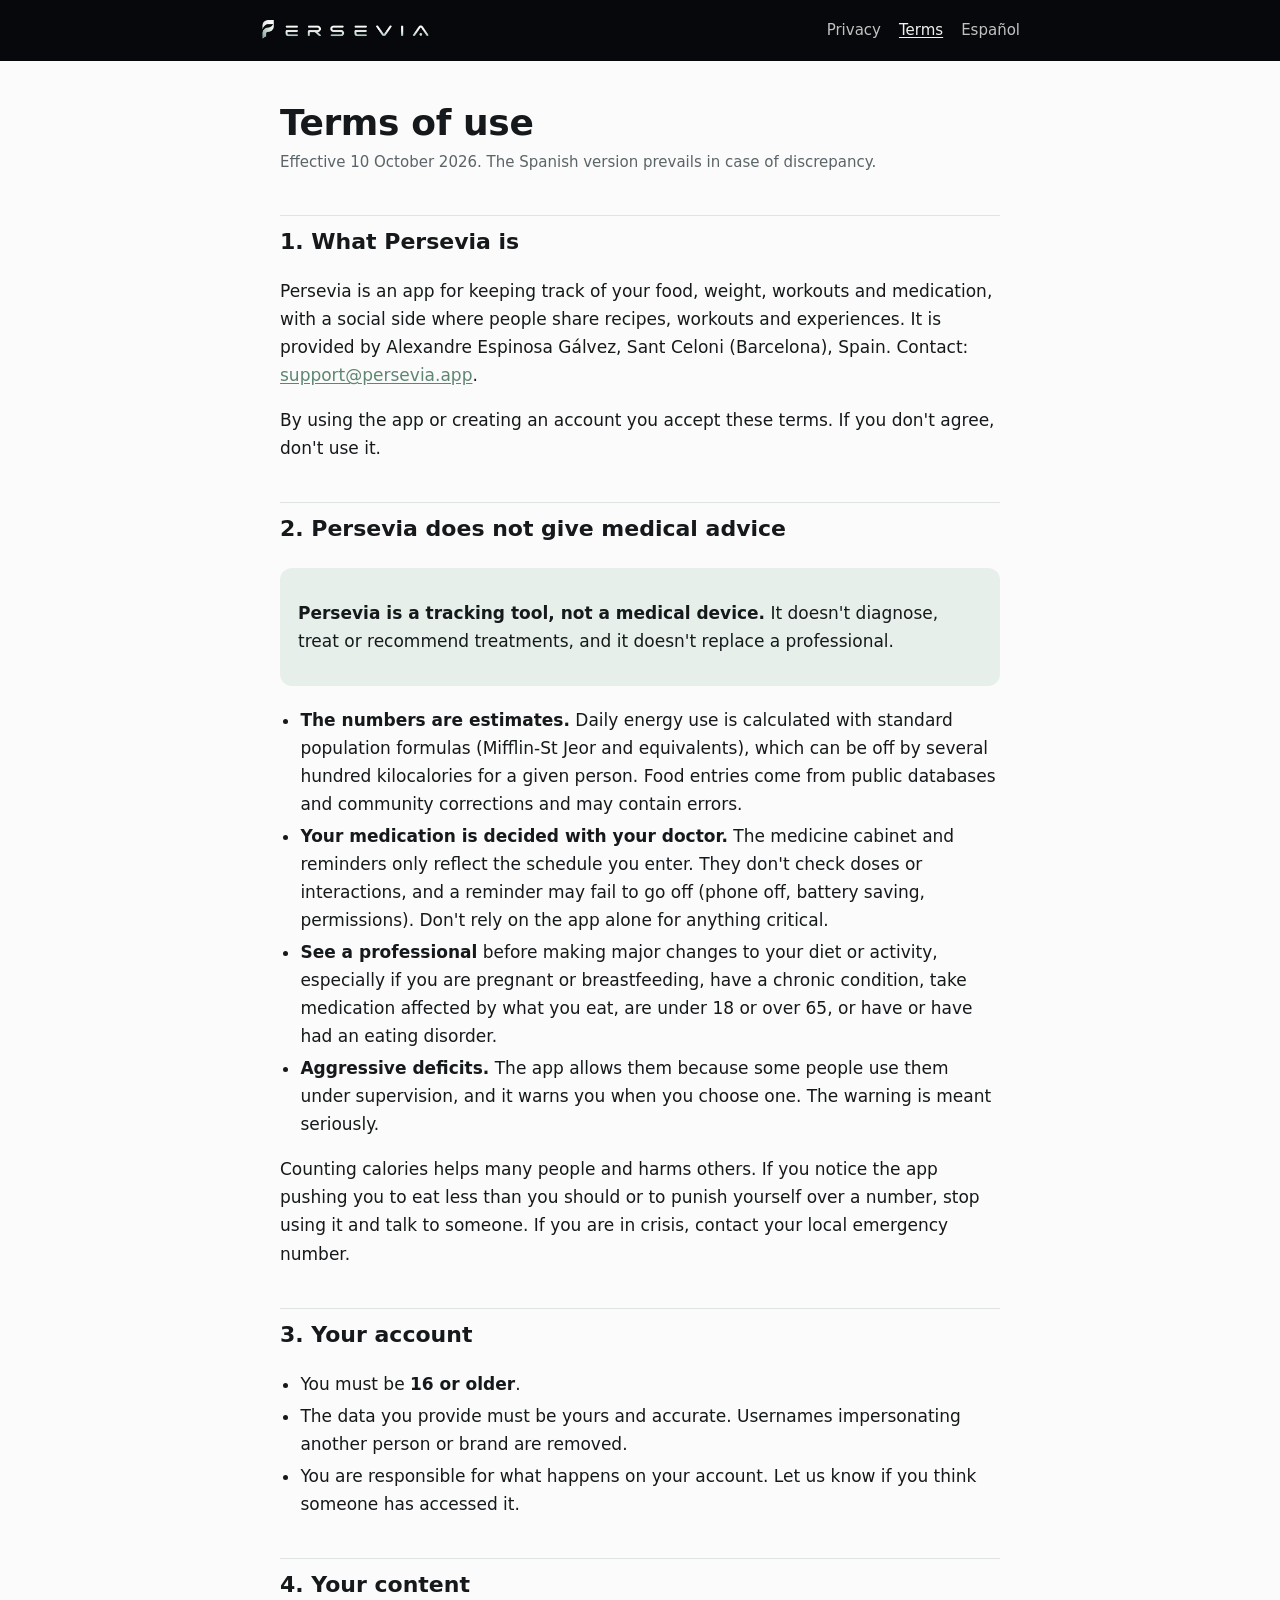
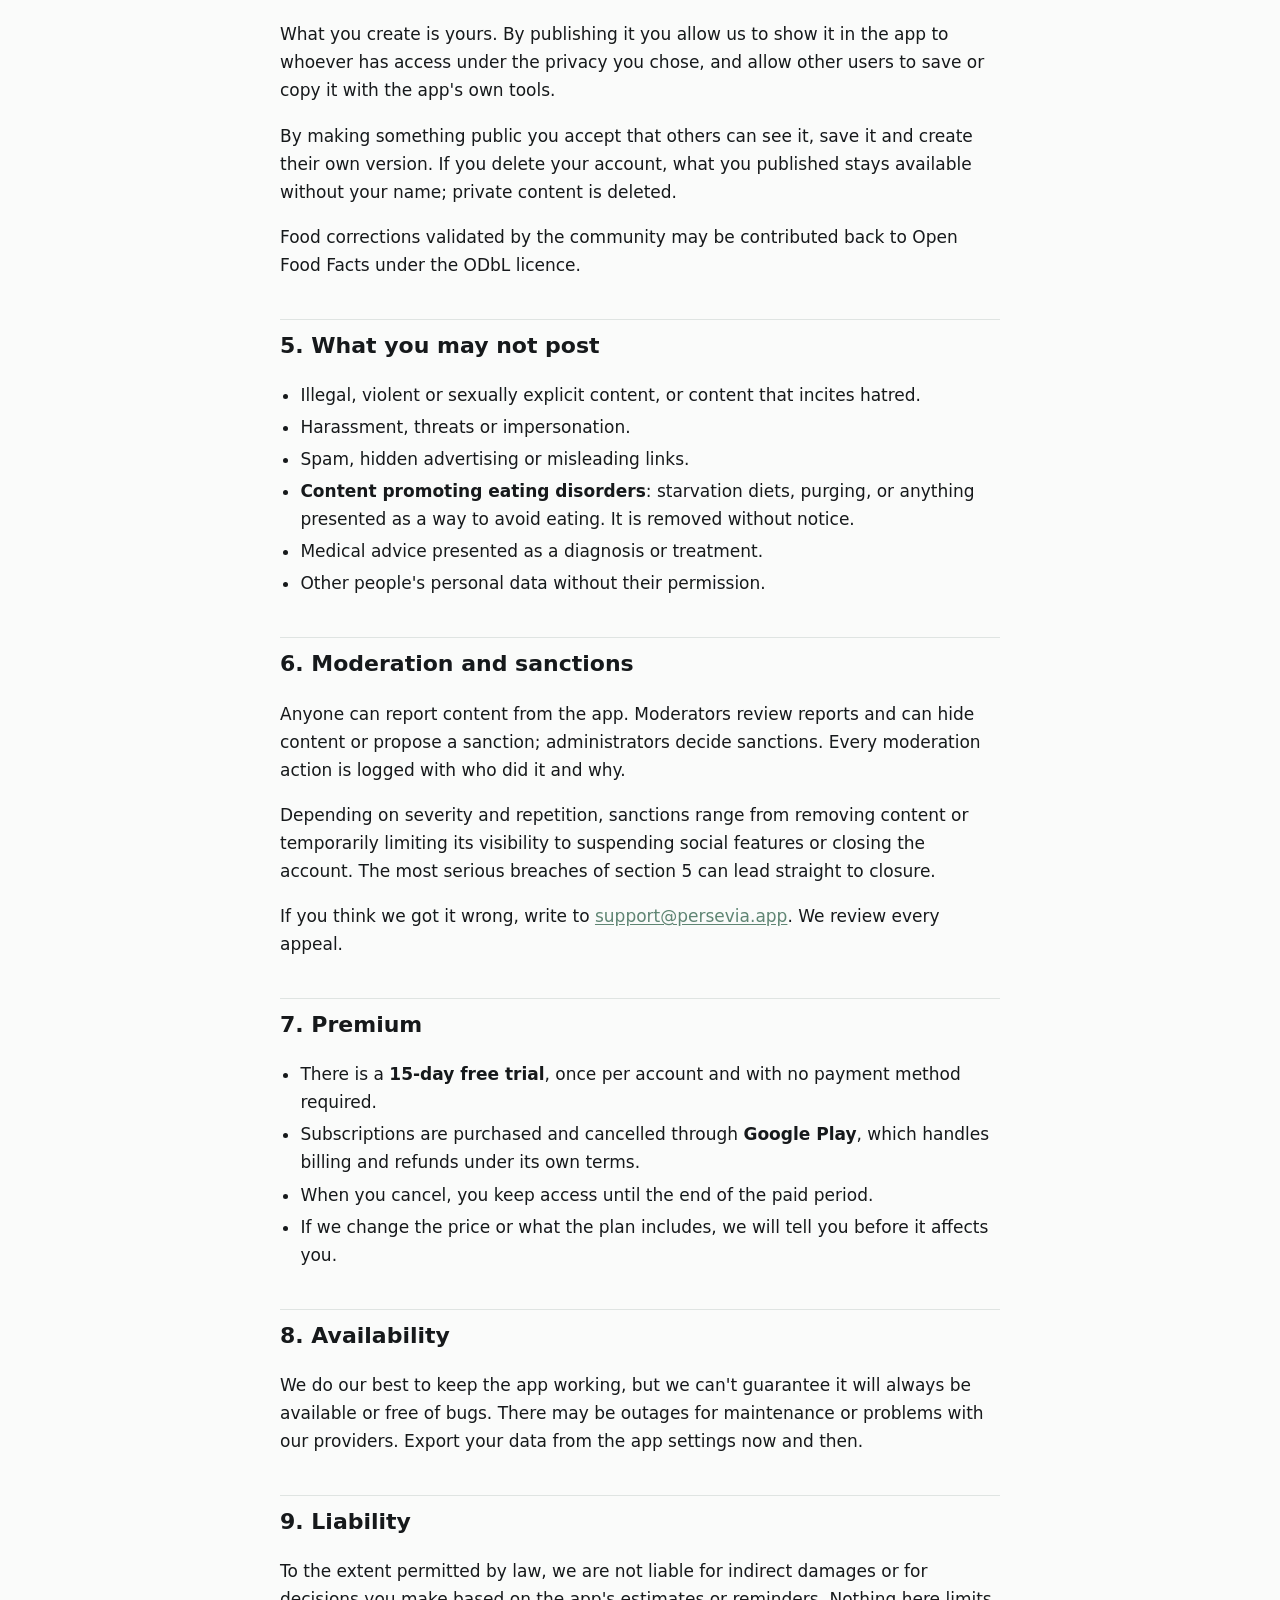
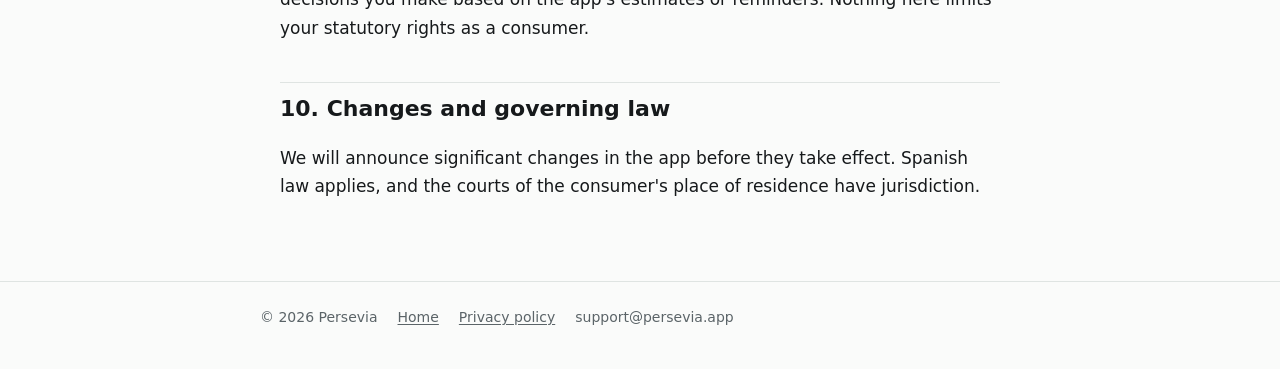
<file: en/terms/index.html>
<!doctype html>
<html lang="en">
<head>
<meta charset="utf-8">
<meta name="viewport" content="width=device-width, initial-scale=1">
<title>Terms of use · Persevia</title>
<meta name="description" content="Persevia's terms of use, community rules and health notice.">
<link rel="icon" href="../../assets/favicon-32.png" sizes="32x32">
<link rel="apple-touch-icon" href="../../assets/apple-touch-icon.png">
<link rel="alternate" hreflang="es" href="https://persevia.app/terminos/">
<link rel="stylesheet" href="../../assets/style.css">
</head>
<body>
<header class="top"><div class="top-inner">
  <a href="../"><img src="../../assets/logo.png" alt="Persevia"></a>
  <nav>
    <a href="../privacy/">Privacy</a>
    <a href="./" aria-current="page">Terms</a>
    <a href="../../terminos/" hreflang="es" lang="es">Español</a>
  </nav>
</div></header>

<main class="doc">
  <h1>Terms of use</h1>
  <p class="meta">Effective 10 October 2026. The Spanish version prevails in case of discrepancy.</p>

  <h2>1. What Persevia is</h2>
  <p>Persevia is an app for keeping track of your food, weight, workouts and medication, with a social side where people share recipes, workouts and experiences. It is provided by Alexandre Espinosa Gálvez, Sant Celoni (Barcelona), Spain. Contact: <a href="mailto:support@persevia.app">support@persevia.app</a>.</p>
  <p>By using the app or creating an account you accept these terms. If you don't agree, don't use it.</p>

  <h2>2. Persevia does not give medical advice</h2>
  <div class="note">
    <p><strong>Persevia is a tracking tool, not a medical device.</strong> It doesn't diagnose, treat or recommend treatments, and it doesn't replace a professional.</p>
  </div>
  <ul>
    <li><strong>The numbers are estimates.</strong> Daily energy use is calculated with standard population formulas (Mifflin-St Jeor and equivalents), which can be off by several hundred kilocalories for a given person. Food entries come from public databases and community corrections and may contain errors.</li>
    <li><strong>Your medication is decided with your doctor.</strong> The medicine cabinet and reminders only reflect the schedule you enter. They don't check doses or interactions, and a reminder may fail to go off (phone off, battery saving, permissions). Don't rely on the app alone for anything critical.</li>
    <li><strong>See a professional</strong> before making major changes to your diet or activity, especially if you are pregnant or breastfeeding, have a chronic condition, take medication affected by what you eat, are under 18 or over 65, or have or have had an eating disorder.</li>
    <li><strong>Aggressive deficits.</strong> The app allows them because some people use them under supervision, and it warns you when you choose one. The warning is meant seriously.</li>
  </ul>
  <p>Counting calories helps many people and harms others. If you notice the app pushing you to eat less than you should or to punish yourself over a number, stop using it and talk to someone. If you are in crisis, contact your local emergency number.</p>

  <h2>3. Your account</h2>
  <ul>
    <li>You must be <strong>16 or older</strong>.</li>
    <li>The data you provide must be yours and accurate. Usernames impersonating another person or brand are removed.</li>
    <li>You are responsible for what happens on your account. Let us know if you think someone has accessed it.</li>
  </ul>

  <h2>4. Your content</h2>
  <p>What you create is yours. By publishing it you allow us to show it in the app to whoever has access under the privacy you chose, and allow other users to save or copy it with the app's own tools.</p>
  <p>By making something public you accept that others can see it, save it and create their own version. If you delete your account, what you published stays available without your name; private content is deleted.</p>
  <p>Food corrections validated by the community may be contributed back to Open Food Facts under the ODbL licence.</p>

  <h2>5. What you may not post</h2>
  <ul>
    <li>Illegal, violent or sexually explicit content, or content that incites hatred.</li>
    <li>Harassment, threats or impersonation.</li>
    <li>Spam, hidden advertising or misleading links.</li>
    <li><strong>Content promoting eating disorders</strong>: starvation diets, purging, or anything presented as a way to avoid eating. It is removed without notice.</li>
    <li>Medical advice presented as a diagnosis or treatment.</li>
    <li>Other people's personal data without their permission.</li>
  </ul>

  <h2>6. Moderation and sanctions</h2>
  <p>Anyone can report content from the app. Moderators review reports and can hide content or propose a sanction; administrators decide sanctions. Every moderation action is logged with who did it and why.</p>
  <p>Depending on severity and repetition, sanctions range from removing content or temporarily limiting its visibility to suspending social features or closing the account. The most serious breaches of section 5 can lead straight to closure.</p>
  <p>If you think we got it wrong, write to <a href="mailto:support@persevia.app">support@persevia.app</a>. We review every appeal.</p>

  <h2>7. Premium</h2>
  <ul>
    <li>There is a <strong>15-day free trial</strong>, once per account and with no payment method required.</li>
    <li>Subscriptions are purchased and cancelled through <strong>Google Play</strong>, which handles billing and refunds under its own terms.</li>
    <li>When you cancel, you keep access until the end of the paid period.</li>
    <li>If we change the price or what the plan includes, we will tell you before it affects you.</li>
  </ul>

  <h2>8. Availability</h2>
  <p>We do our best to keep the app working, but we can't guarantee it will always be available or free of bugs. There may be outages for maintenance or problems with our providers. Export your data from the app settings now and then.</p>

  <h2>9. Liability</h2>
  <p>To the extent permitted by law, we are not liable for indirect damages or for decisions you make based on the app's estimates or reminders. Nothing here limits your statutory rights as a consumer.</p>

  <h2>10. Changes and governing law</h2>
  <p>We will announce significant changes in the app before they take effect. Spanish law applies, and the courts of the consumer's place of residence have jurisdiction.</p>
</main>

<footer><div class="inner">
  <span>© 2026 Persevia</span>
  <a href="../">Home</a>
  <a href="../privacy/">Privacy policy</a>
  <span>support@persevia.app</span>
</div></footer>
</body>
</html>
</file>
<file: assets/style.css>
:root {
  --ink: #16191b;
  --muted: #5b6468;
  --line: #dfe4e2;
  --bg: #fafbfa;
  --card: #ffffff;
  --sage: #5f8573;
  --sage-soft: #e7efeb;
  --head: #07080b;
  --head-ink: #eef2f0;
  color-scheme: light;
}
@media (prefers-color-scheme: dark) {
  :root {
    --ink: #e7ecea;
    --muted: #9aa5a1;
    --line: #262c2b;
    --bg: #0d0f11;
    --card: #14181a;
    --sage: #8fb3a1;
    --sage-soft: #1a2420;
    color-scheme: dark;
  }
}

* { box-sizing: border-box; }
html { -webkit-text-size-adjust: 100%; }
body {
  margin: 0;
  background: var(--bg);
  color: var(--ink);
  font: 17px/1.65 system-ui, -apple-system, "Segoe UI", Roboto, "Helvetica Neue", Arial, sans-serif;
}
a { color: var(--sage); text-underline-offset: 2px; }
a:hover { text-decoration-thickness: 2px; }

.top {
  background: var(--head);
  color: var(--head-ink);
  padding: 18px 20px;
}
.top-inner {
  max-width: 760px;
  margin: 0 auto;
  display: flex;
  align-items: center;
  justify-content: space-between;
  gap: 16px;
  flex-wrap: wrap;
}
.top img { height: 22px; width: auto; display: block; }
.top nav { display: flex; gap: 18px; flex-wrap: wrap; font-size: 15px; }
.top nav a { color: var(--head-ink); text-decoration: none; opacity: .8; }
.top nav a:hover, .top nav a[aria-current] { opacity: 1; text-decoration: underline; }

main {
  max-width: 760px;
  margin: 0 auto;
  padding: 40px 20px 64px;
}

.hero { padding: 24px 0 8px; }
.hero h1 { font-size: clamp(30px, 6vw, 44px); line-height: 1.15; margin: 0 0 16px; letter-spacing: -.02em; }
.hero p.lead { font-size: 19px; color: var(--muted); margin: 0 0 24px; max-width: 34em; }
.pill {
  display: inline-block;
  background: var(--sage-soft);
  color: var(--sage);
  border-radius: 999px;
  padding: 4px 12px;
  font-size: 14px;
  font-weight: 600;
  margin-bottom: 18px;
}
.features {
  list-style: none;
  padding: 0;
  margin: 32px 0;
  display: grid;
  grid-template-columns: repeat(auto-fit, minmax(210px, 1fr));
  gap: 14px;
}
.features li {
  background: var(--card);
  border: 1px solid var(--line);
  border-radius: 14px;
  padding: 16px 18px;
}
.features strong { display: block; margin-bottom: 4px; }
.features span { color: var(--muted); font-size: 15px; line-height: 1.5; }

.doc h1 { font-size: clamp(28px, 5vw, 36px); line-height: 1.2; margin: 0 0 6px; letter-spacing: -.01em; }
.doc .meta { color: var(--muted); font-size: 15px; margin: 0 0 32px; }
.doc h2 { font-size: 22px; margin: 40px 0 10px; padding-top: 8px; border-top: 1px solid var(--line); }
.doc h3 { font-size: 18px; margin: 26px 0 8px; }
.doc ul { padding-left: 1.2em; }
.doc li { margin: 4px 0; }
.note {
  background: var(--sage-soft);
  border-radius: 12px;
  padding: 14px 18px;
  margin: 20px 0;
}
.table-wrap { overflow-x: auto; margin: 12px 0 20px; }
table { border-collapse: collapse; width: 100%; font-size: 15px; line-height: 1.5; }
th, td { text-align: left; padding: 9px 12px; border-bottom: 1px solid var(--line); vertical-align: top; }
th { font-weight: 600; color: var(--muted); white-space: nowrap; }

footer {
  border-top: 1px solid var(--line);
  color: var(--muted);
  font-size: 14px;
  padding: 24px 20px 40px;
}
footer .inner { max-width: 760px; margin: 0 auto; display: flex; gap: 8px 20px; flex-wrap: wrap; }
footer a { color: var(--muted); }
</file>
